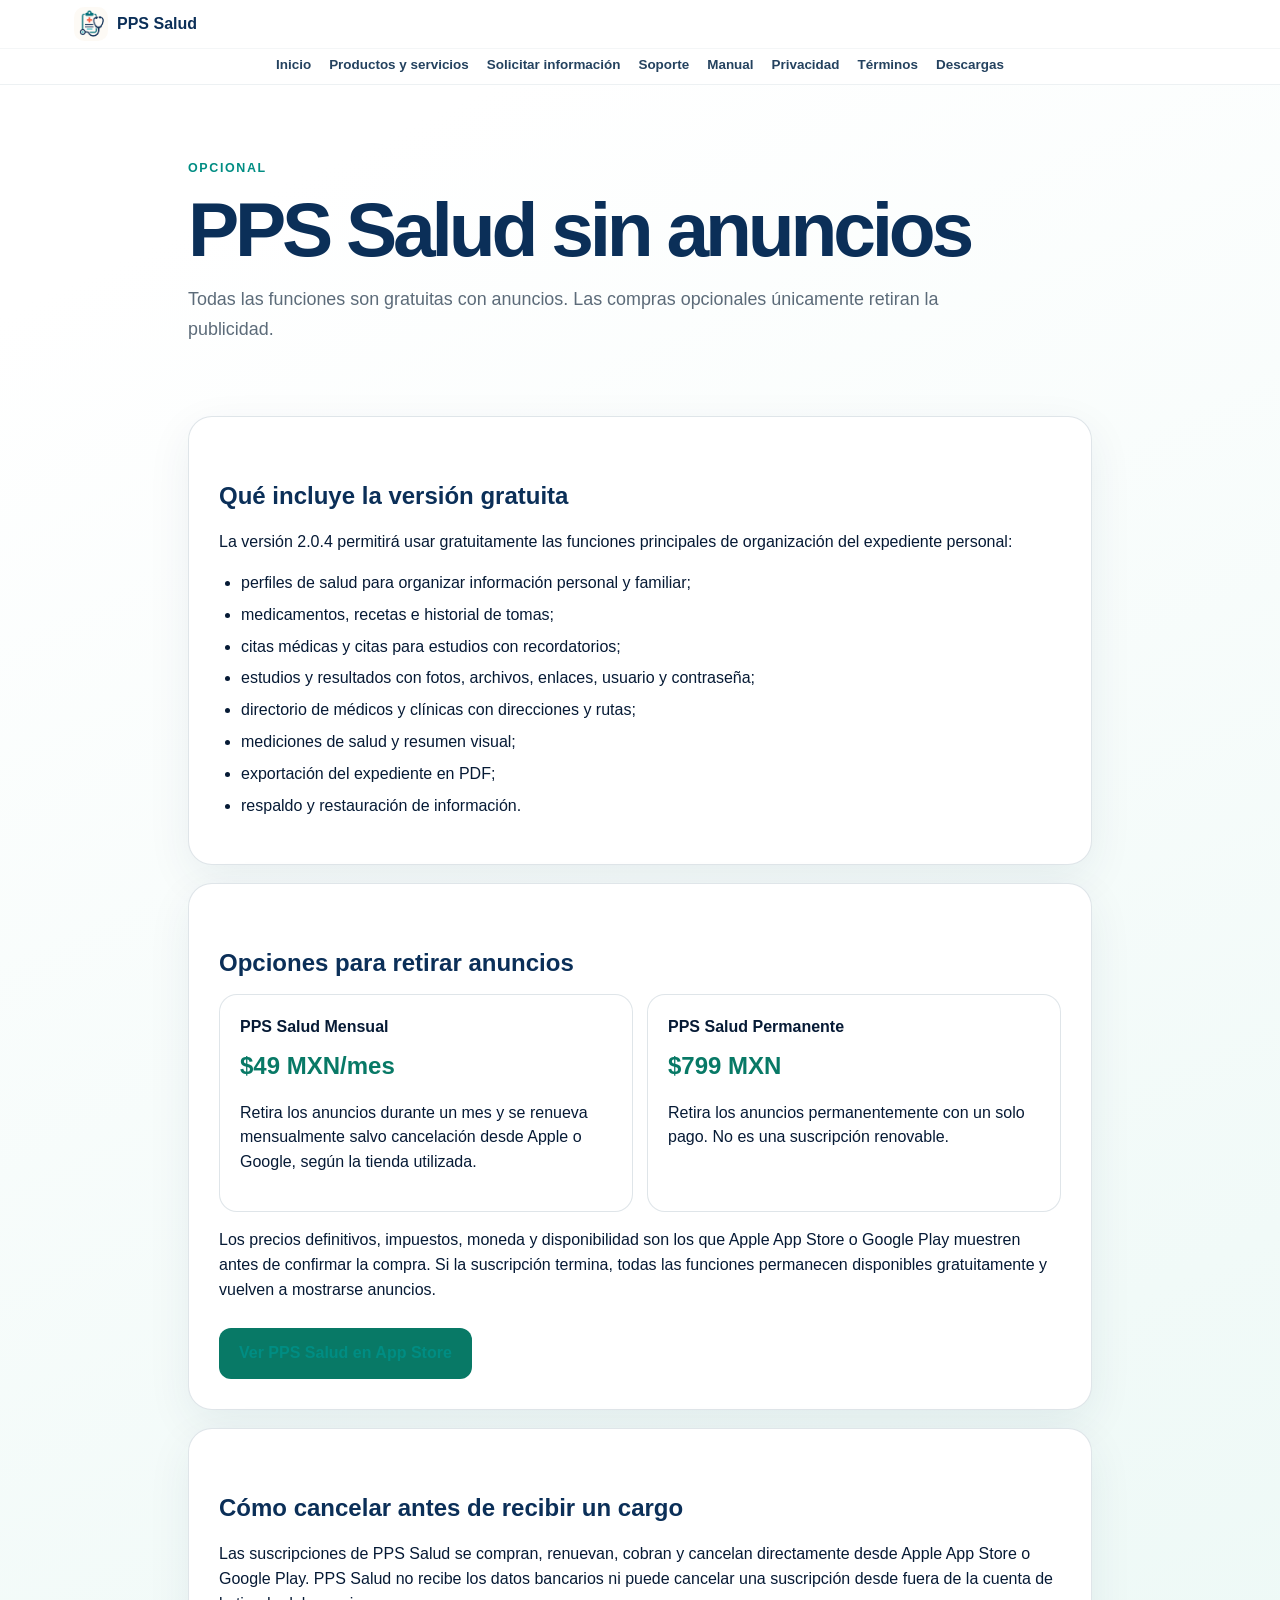
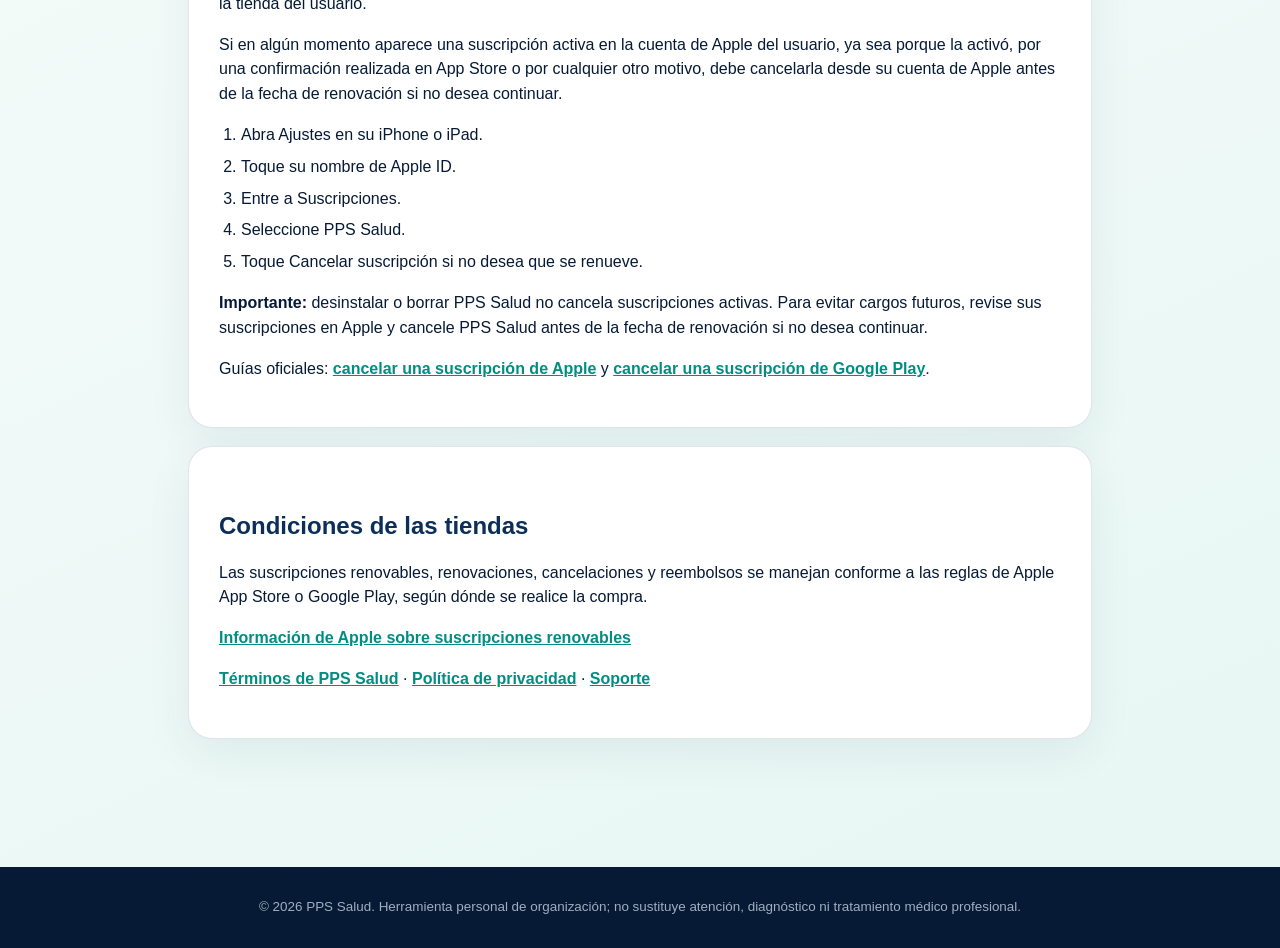
<file: suscripciones/index.html>
<!doctype html>
<html lang="es-MX">
<head>
  <meta charset="utf-8">
  <meta name="viewport" content="width=device-width, initial-scale=1">
  <title>PPS Salud | Opciones para retirar anuncios</title>
  <meta name="description" content="PPS Salud será gratuita con anuncios a partir de la versión 2.0.4. Conoce las opciones mensual y permanente para retirar la publicidad.">
  <link rel="canonical" href="https://ppssalud.com/suscripciones/">
  <meta name="robots" content="index,follow">
  <meta property="og:title" content="PPS Salud | Opciones para retirar anuncios">
  <meta property="og:description" content="Todas las funciones gratuitas con anuncios y opciones para retirar la publicidad.">
  <meta property="og:image" content="https://ppssalud.com/logo.png">
  <meta property="og:url" content="https://ppssalud.com/suscripciones/">
  <meta property="og:type" content="website">
  <meta property="og:locale" content="es_MX">
  <meta name="twitter:card" content="summary">
  <meta name="twitter:title" content="PPS Salud | Opciones para retirar anuncios">
  <meta name="twitter:description" content="Funciones gratuitas con anuncios y opciones mensual o permanente para retirar la publicidad.">
  <meta name="twitter:image" content="https://ppssalud.com/logo.png">
  <style>
    :root{--green:#087966;--dark:#12231f;--soft:#eef7f4;--warn:#fff3df;--line:#d7e2de}
    *{box-sizing:border-box}body{margin:0;font-family:-apple-system,BlinkMacSystemFont,"Segoe UI",sans-serif;color:var(--dark);background:#f7f9f7;line-height:1.55}
    header,main,footer{max-width:980px;margin:auto;padding:28px}header{display:flex;align-items:center;gap:16px;padding-top:46px}.logo{width:68px;height:68px;border-radius:16px}
    h1{font-size:clamp(34px,5vw,56px);line-height:1;margin:0}h2{margin:0 0 12px}.tag{color:#65736f;margin:8px 0 0;font-size:18px}
    .card{background:#fff;border:1px solid var(--line);border-radius:22px;padding:28px;margin:18px 0;box-shadow:0 8px 30px #1232}.soft{background:var(--soft)}.warn{background:var(--warn);border-color:#f2d2a1}
    .grid{display:grid;grid-template-columns:repeat(auto-fit,minmax(230px,1fr));gap:14px}.plan{background:#fff;border:1px solid var(--line);border-radius:18px;padding:20px}.price{color:var(--green);font-size:24px;font-weight:900;margin:8px 0}
    ul,ol{padding-left:22px}li{margin:7px 0}a{color:var(--green);font-weight:800}.button{display:inline-block;background:var(--green);color:white;text-decoration:none;padding:13px 20px;border-radius:12px;font-weight:800;margin-top:10px}
    footer{color:#65736f;font-size:.92rem;padding-bottom:50px}
  </style>
  <link rel="stylesheet" href="../site.css?v=20261012-5">
</head>
<body class="legal-page">
  <nav class="site-nav"><div class="site-nav-inner"><a class="site-brand" href="/"><img src="/logo.png" alt="PPS Salud">PPS Salud</a></div><div class="site-links"><a href="/">Inicio</a><a href="/productos-servicios.html">Productos y servicios</a><a href="/informacion.html">Solicitar información</a><a href="/soporte.html">Soporte</a><a href="/Manual-de-usuario-PPS-Salud.pdf">Manual</a><a href="/privacidad.html">Privacidad</a><a href="/terminos.html">Términos</a><a href="/descargar.html">Descargas</a></div></nav>
  <header class="page-hero"><span class="page-kicker">Opcional</span><h1>PPS Salud sin anuncios</h1><p>Todas las funciones son gratuitas con anuncios. Las compras opcionales únicamente retiran la publicidad.</p></header>
  <main class="legal-content">
    <section class="card soft">
      <h2>Qué incluye la versión gratuita</h2>
      <p>La versión 2.0.4 permitirá usar gratuitamente las funciones principales de organización del expediente personal:</p>
      <ul>
        <li>perfiles de salud para organizar información personal y familiar;</li>
        <li>medicamentos, recetas e historial de tomas;</li>
        <li>citas médicas y citas para estudios con recordatorios;</li>
        <li>estudios y resultados con fotos, archivos, enlaces, usuario y contraseña;</li>
        <li>directorio de médicos y clínicas con direcciones y rutas;</li>
        <li>mediciones de salud y resumen visual;</li>
        <li>exportación del expediente en PDF;</li>
        <li>respaldo y restauración de información.</li>
      </ul>
    </section>

    <section class="card">
      <h2>Opciones para retirar anuncios</h2>
      <div class="grid">
        <div class="plan"><strong>PPS Salud Mensual</strong><div class="price">$49 MXN/mes</div><p>Retira los anuncios durante un mes y se renueva mensualmente salvo cancelación desde Apple o Google, según la tienda utilizada.</p></div>
        <div class="plan"><strong>PPS Salud Permanente</strong><div class="price">$799 MXN</div><p>Retira los anuncios permanentemente con un solo pago. No es una suscripción renovable.</p></div>
      </div>
      <p>Los precios definitivos, impuestos, moneda y disponibilidad son los que Apple App Store o Google Play muestren antes de confirmar la compra. Si la suscripción termina, todas las funciones permanecen disponibles gratuitamente y vuelven a mostrarse anuncios.</p>
      <a class="button" href="https://apps.apple.com/mx/app/pps-salud/id6799216959">Ver PPS Salud en App Store</a>
    </section>

    <section class="card warn">
      <h2>Cómo cancelar antes de recibir un cargo</h2>
      <p>Las suscripciones de PPS Salud se compran, renuevan, cobran y cancelan directamente desde Apple App Store o Google Play. PPS Salud no recibe los datos bancarios ni puede cancelar una suscripción desde fuera de la cuenta de la tienda del usuario.</p>
      <p>Si en algún momento aparece una suscripción activa en la cuenta de Apple del usuario, ya sea porque la activó, por una confirmación realizada en App Store o por cualquier otro motivo, debe cancelarla desde su cuenta de Apple antes de la fecha de renovación si no desea continuar.</p>
      <ol>
        <li>Abra Ajustes en su iPhone o iPad.</li>
        <li>Toque su nombre de Apple ID.</li>
        <li>Entre a Suscripciones.</li>
        <li>Seleccione PPS Salud.</li>
        <li>Toque Cancelar suscripción si no desea que se renueve.</li>
      </ol>
      <p><strong>Importante:</strong> desinstalar o borrar PPS Salud no cancela suscripciones activas. Para evitar cargos futuros, revise sus suscripciones en Apple y cancele PPS Salud antes de la fecha de renovación si no desea continuar.</p>
      <p>Guías oficiales: <a href="https://support.apple.com/118428">cancelar una suscripción de Apple</a> y <a href="https://support.google.com/googleplay/answer/7018481">cancelar una suscripción de Google Play</a>.</p>
    </section>

    <section class="card">
      <h2>Condiciones de las tiendas</h2>
      <p>Las suscripciones renovables, renovaciones, cancelaciones y reembolsos se manejan conforme a las reglas de Apple App Store o Google Play, según dónde se realice la compra.</p>
      <p><a href="https://developer.apple.com/help/app-store-connect/manage-subscriptions/offer-auto-renewable-subscriptions/">Información de Apple sobre suscripciones renovables</a></p>
      <p><a href="../terminos.html">Términos de PPS Salud</a> · <a href="../privacidad.html">Política de privacidad</a> · <a href="../soporte.html">Soporte</a></p>
    </section>
  </main>
  <footer class="site-footer">© 2026 PPS Salud. Herramienta personal de organización; no sustituye atención, diagnóstico ni tratamiento médico profesional.</footer>
</body>
</html>
</file>
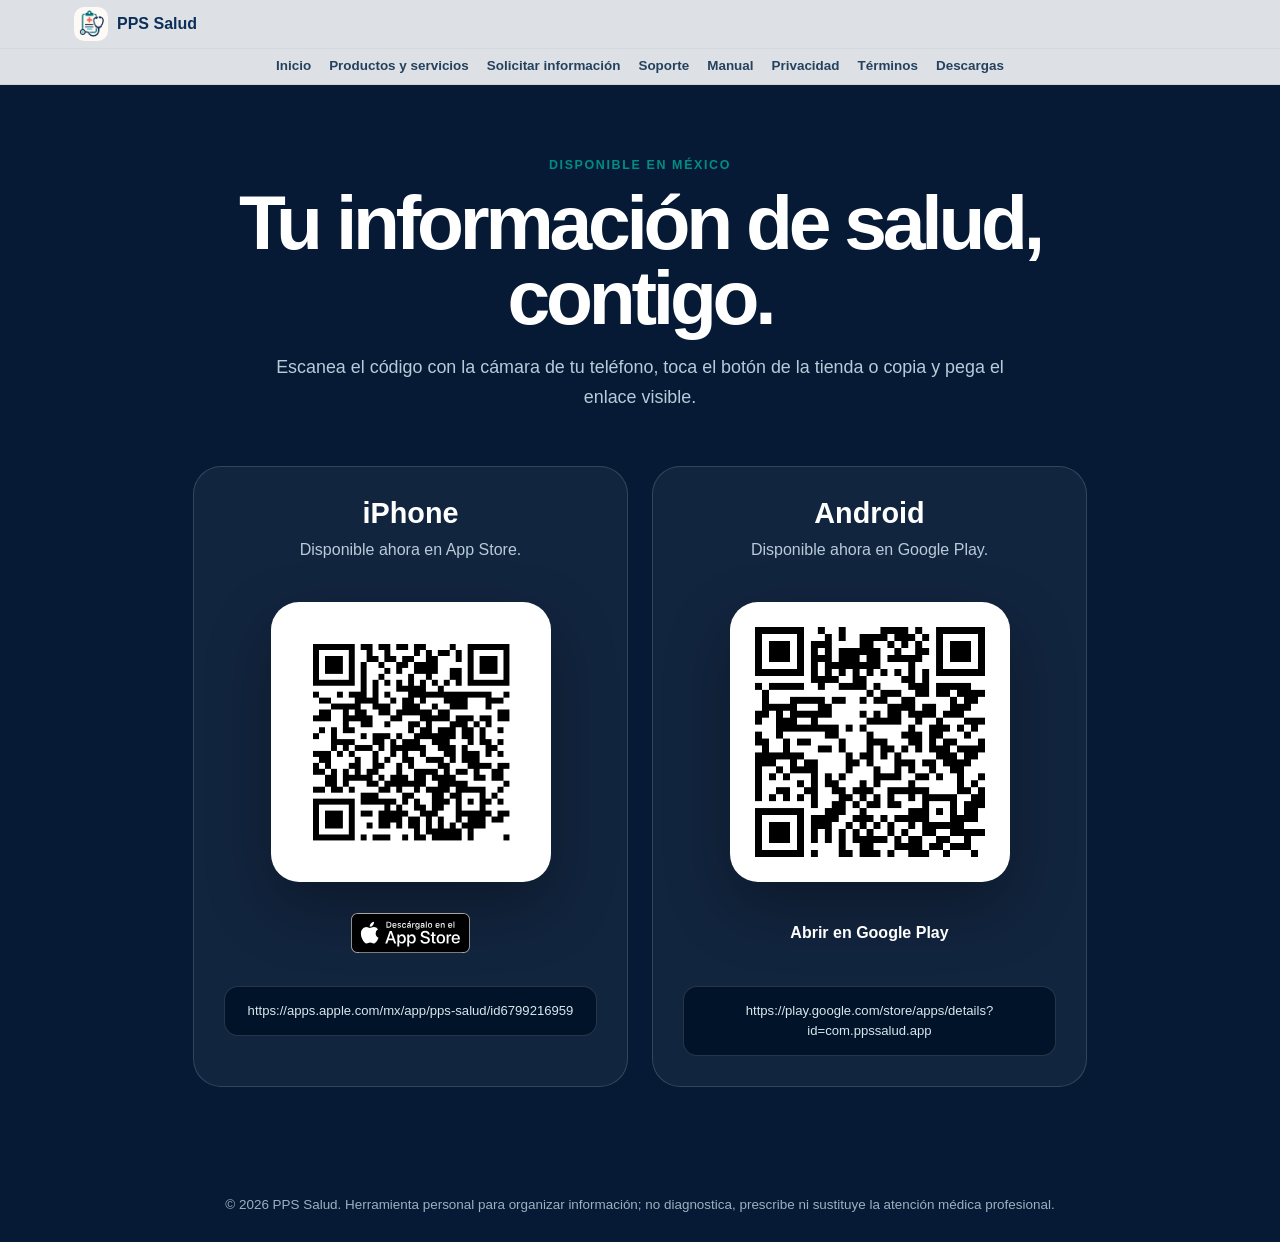
<file: descargar.html>
<!doctype html>
<html lang="es-MX">
<head>
<meta charset="utf-8"><meta name="viewport" content="width=device-width,initial-scale=1"><meta name="theme-color" content="#061a35">
<title>Descargar PPS Salud | iPhone y Android</title>
<meta name="description" content="Descarga PPS Salud para iPhone o Android mediante el enlace directo o el código QR de la tienda correspondiente.">
<link rel="canonical" href="https://ppssalud.com/descargar.html"><meta name="robots" content="index,follow">
<link rel="stylesheet" href="site.css?v=20261012-5">
</head>
<body class="download-page">
<nav class="site-nav"><div class="site-nav-inner"><a class="site-brand" href="/"><img src="/logo.png" alt="PPS Salud">PPS Salud</a></div><div class="site-links"><a href="/">Inicio</a><a href="/productos-servicios.html">Productos y servicios</a><a href="/informacion.html">Solicitar información</a><a href="/soporte.html">Soporte</a><a href="/Manual-de-usuario-PPS-Salud.pdf">Manual</a><a href="/privacidad.html">Privacidad</a><a href="/terminos.html">Términos</a><a href="/descargar.html" aria-current="page">Descargas</a></div></nav>
<main>
<header class="page-hero"><span class="page-kicker">Disponible en México</span><h1>Tu información de salud, contigo.</h1><p>Escanea el código con la cámara de tu teléfono, toca el botón de la tienda o copia y pega el enlace visible.</p></header>
<section class="store-grid" aria-label="Opciones de descarga">
<article class="store-card"><h2>iPhone</h2><p>Disponible ahora en App Store.</p><a class="store-qr" href="https://apps.apple.com/mx/app/pps-salud/id6799216959" aria-label="Abrir PPS Salud en App Store"><img src="assets/app-store-qr.png" alt="Código QR de PPS Salud en App Store"></a><a class="store-badge" href="https://apps.apple.com/mx/app/pps-salud/id6799216959"><img src="assets/app-store-badge.svg" alt="Descargar en App Store"></a><div class="store-visible-link">https://apps.apple.com/mx/app/pps-salud/id6799216959</div></article>
<article class="store-card"><h2>Android</h2><p>Disponible ahora en Google Play.</p><a class="store-qr" href="https://play.google.com/store/apps/details?id=com.ppssalud.app" aria-label="Abrir PPS Salud en Google Play"><img src="assets/google-play-qr.png" alt="Código QR de PPS Salud en Google Play"></a><a class="store-badge" href="https://play.google.com/store/apps/details?id=com.ppssalud.app" style="color:#fff;font-weight:800;text-decoration:none">Abrir en Google Play</a><div class="store-visible-link">https://play.google.com/store/apps/details?id=com.ppssalud.app</div></article>
</section>
</main>
<footer class="site-footer">© 2026 PPS Salud. Herramienta personal para organizar información; no diagnostica, prescribe ni sustituye la atención médica profesional.</footer>
</body>
</html>
</file>
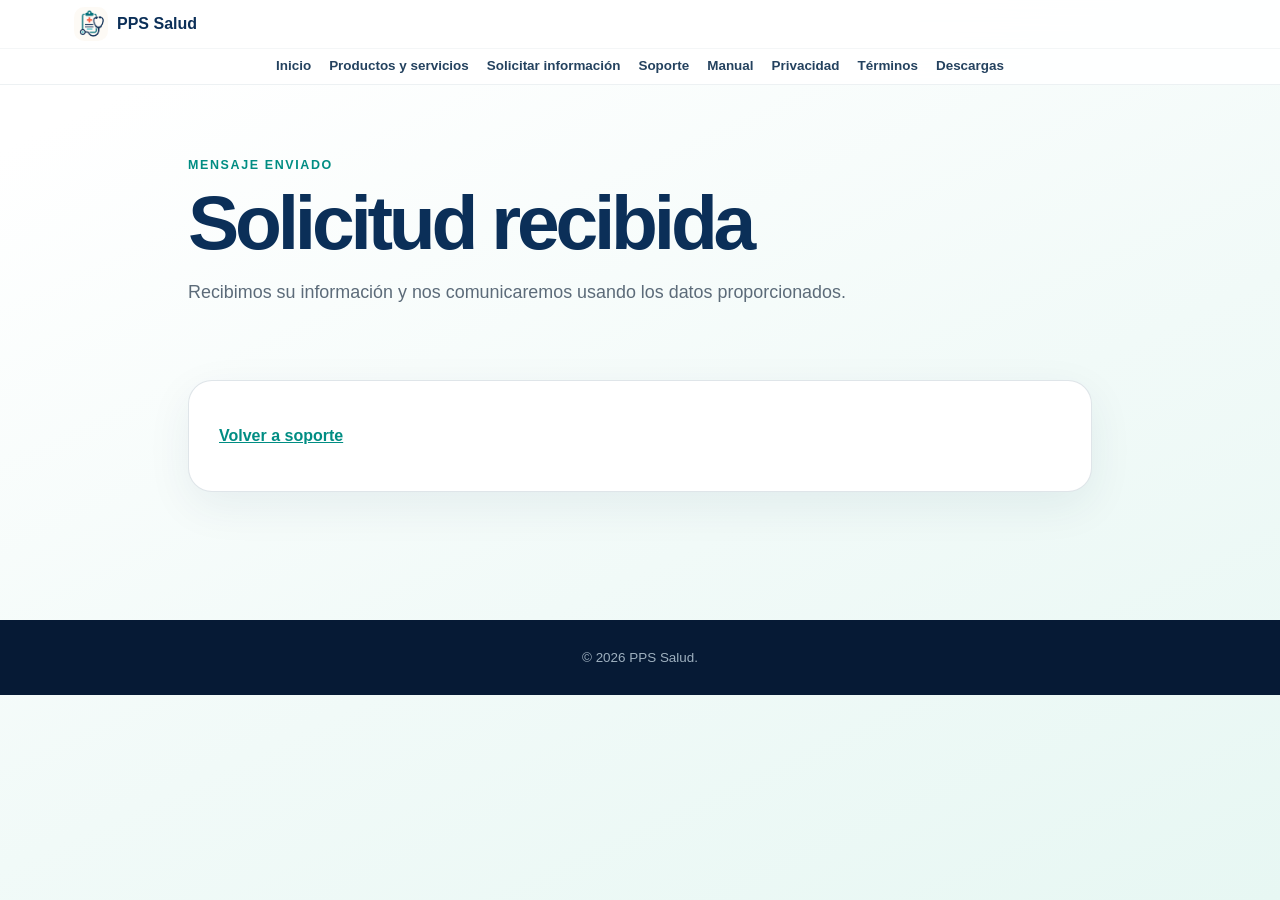
<file: gracias.html>
<!doctype html>
<html lang="es-MX">
<head>
  <meta charset="utf-8">
  <meta name="viewport" content="width=device-width,initial-scale=1">
  <meta name="robots" content="noindex,follow">
  <title>PPS Salud | Solicitud recibida</title>
  <link rel="stylesheet" href="site.css?v=20261012-5">
</head>
<body class="legal-page">
  <nav class="site-nav"><div class="site-nav-inner"><a class="site-brand" href="/"><img src="/logo.png" alt="PPS Salud">PPS Salud</a></div><div class="site-links"><a href="/">Inicio</a><a href="/productos-servicios.html">Productos y servicios</a><a href="/informacion.html">Solicitar información</a><a href="/soporte.html">Soporte</a><a href="/Manual-de-usuario-PPS-Salud.pdf">Manual</a><a href="/privacidad.html">Privacidad</a><a href="/terminos.html">Términos</a><a href="/descargar.html">Descargas</a></div></nav>
  <header class="page-hero"><span class="page-kicker">Mensaje enviado</span><h1>Solicitud recibida</h1><p>Recibimos su información y nos comunicaremos usando los datos proporcionados.</p></header>
  <main class="legal-content"><section><p><a href="soporte.html">Volver a soporte</a></p></section></main>
  <footer class="site-footer">© 2026 PPS Salud.</footer>
</body>
</html>
</file>
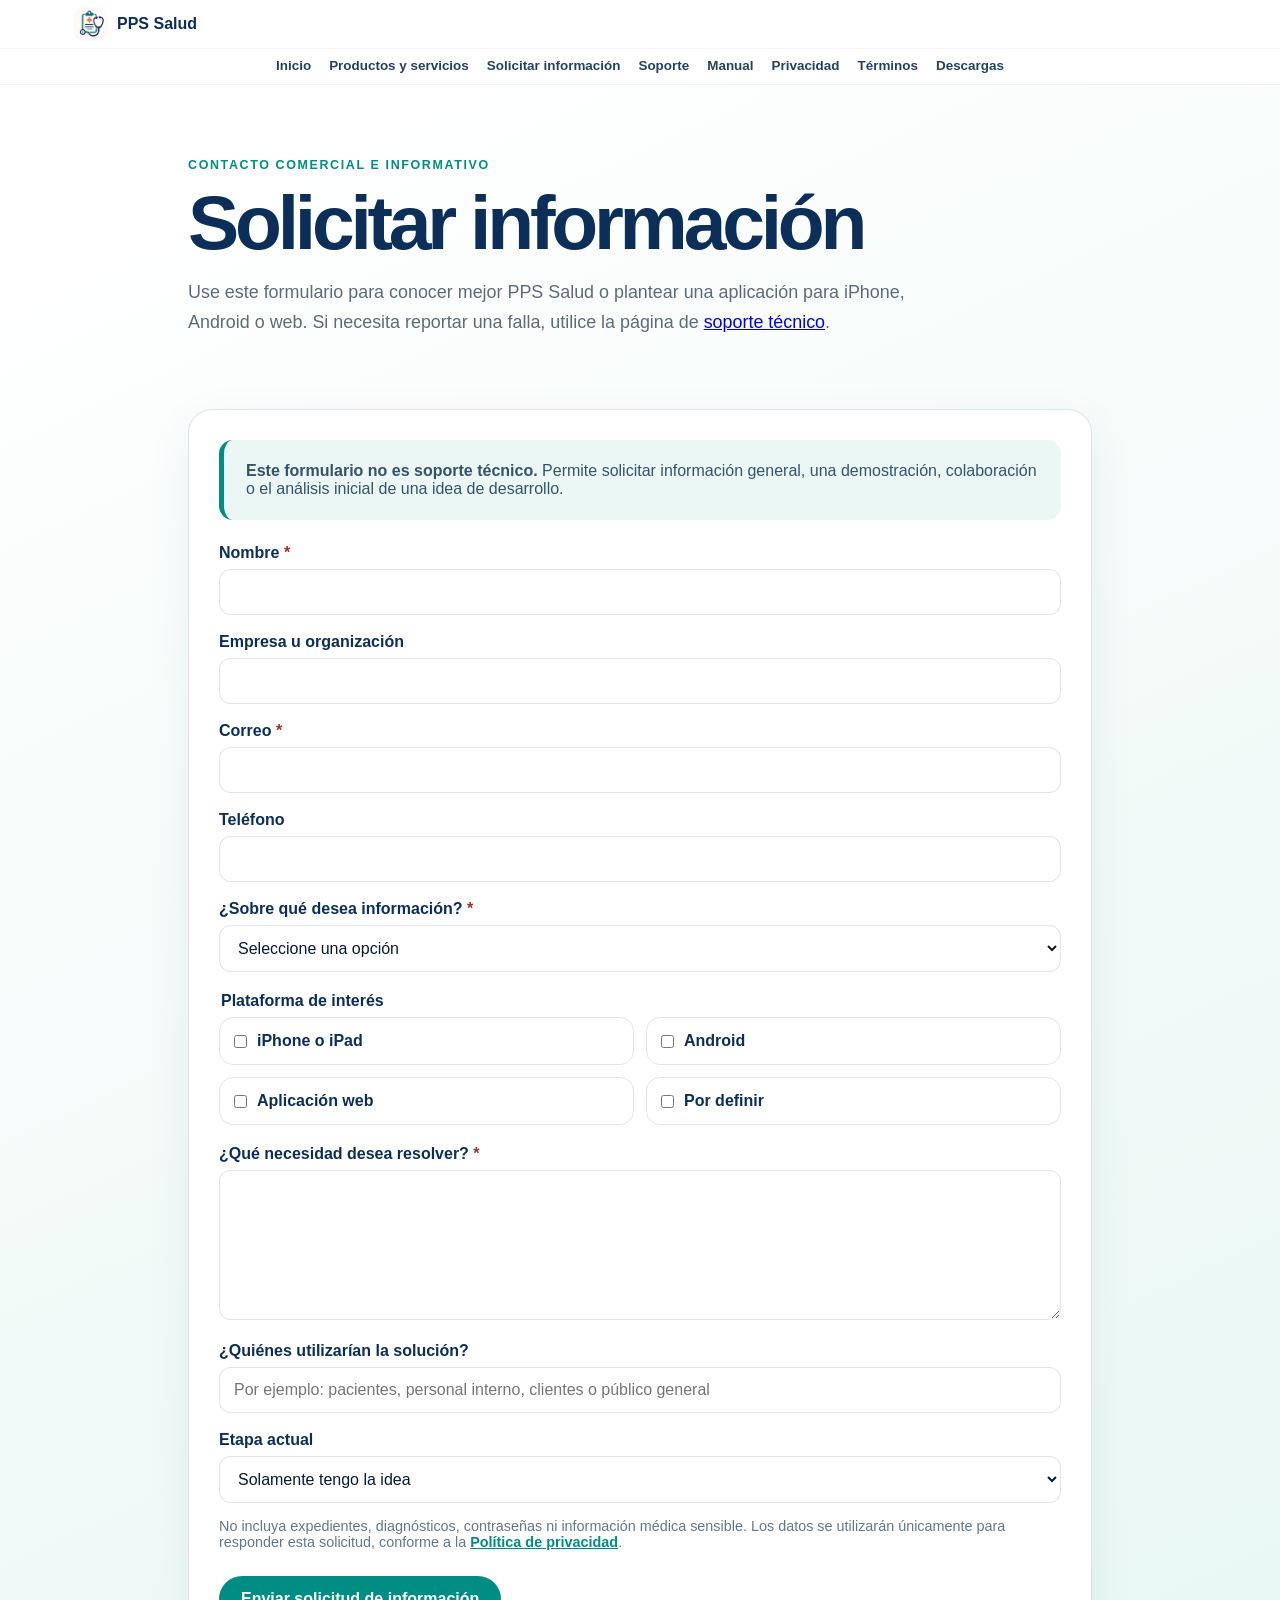
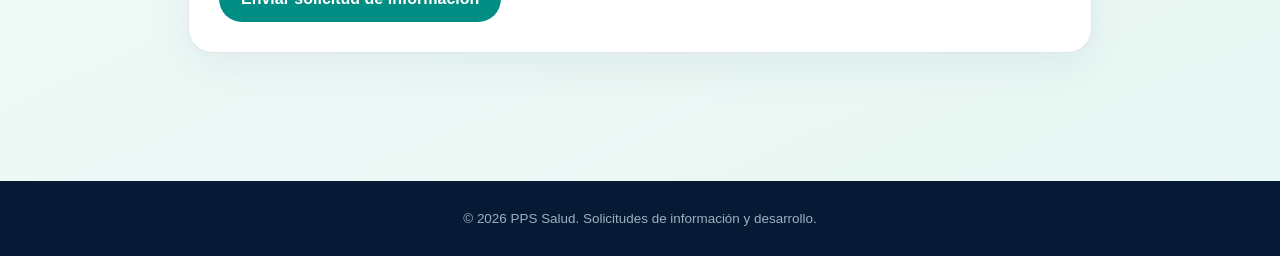
<file: informacion.html>
<!doctype html>
<html lang="es-MX">
<head>
  <meta charset="utf-8"><meta name="viewport" content="width=device-width,initial-scale=1">
  <meta name="description" content="Solicite información sobre PPS Salud o sobre el desarrollo de una aplicación para iPhone, Android o web a la medida.">
  <link rel="canonical" href="https://ppssalud.com/informacion.html"><meta name="robots" content="index,follow">
  <title>Solicitar información | PPS Salud</title><link rel="stylesheet" href="site.css?v=20261012-5">
  <style>.form-intro{padding:22px;border-left:5px solid var(--teal);border-radius:14px;background:#eaf7f4;color:#365269}.request-form{margin-top:24px}.request-form label,.request-form legend{display:block;margin:18px 0 7px;color:var(--navy);font-weight:800}.request-form input,.request-form select,.request-form textarea{width:100%;padding:13px 14px;border:1px solid var(--line);border-radius:12px;background:#fff;color:var(--ink);font:inherit}.request-form textarea{min-height:150px;resize:vertical}.request-form fieldset{margin:20px 0;padding:0;border:0}.choice-grid{display:grid;grid-template-columns:repeat(2,1fr);gap:12px}.choice{display:flex!important;align-items:center;gap:10px;margin:0!important;padding:14px;border:1px solid var(--line);border-radius:14px}.choice input{width:auto;margin:0}.request-form button{margin-top:12px;padding:14px 22px;border:0;border-radius:999px;background:var(--teal);color:#fff;font:inherit;font-weight:900;cursor:pointer}.required{color:#9f2f27}.form-note{font-size:.9rem;color:#647887}.form-note a{color:var(--teal);font-weight:750}@media(max-width:620px){.choice-grid{grid-template-columns:1fr}}</style>
</head>
<body class="legal-page">
  <nav class="site-nav"><div class="site-nav-inner"><a class="site-brand" href="/"><img src="/logo.png" alt="PPS Salud">PPS Salud</a></div><div class="site-links"><a href="/">Inicio</a><a href="/productos-servicios.html">Productos y servicios</a><a href="/informacion.html" aria-current="page">Solicitar información</a><a href="/soporte.html">Soporte</a><a href="/Manual-de-usuario-PPS-Salud.pdf">Manual</a><a href="/privacidad.html">Privacidad</a><a href="/terminos.html">Términos</a><a href="/descargar.html">Descargas</a></div></nav>
  <header class="page-hero"><span class="page-kicker">Contacto comercial e informativo</span><h1>Solicitar información</h1><p>Use este formulario para conocer mejor PPS Salud o plantear una aplicación para iPhone, Android o web. Si necesita reportar una falla, utilice la página de <a href="/soporte.html">soporte técnico</a>.</p></header>
  <main class="legal-content"><section><div class="form-intro"><strong>Este formulario no es soporte técnico.</strong> Permite solicitar información general, una demostración, colaboración o el análisis inicial de una idea de desarrollo.</div>
    <form class="request-form" action="https://formsubmit.co/vvaugier@me.com" method="POST">
      <input type="hidden" name="_subject" value="Nueva solicitud de información desde ppssalud.com"><input type="hidden" name="_template" value="table"><input type="hidden" name="_captcha" value="false"><input type="hidden" name="_next" value="https://ppssalud.com/gracias.html">
      <label for="solicitud-nombre">Nombre <span class="required">*</span></label><input id="solicitud-nombre" name="Nombre" autocomplete="name" required>
      <label for="solicitud-organizacion">Empresa u organización</label><input id="solicitud-organizacion" name="Empresa u organización" autocomplete="organization">
      <label for="solicitud-correo">Correo <span class="required">*</span></label><input id="solicitud-correo" name="Correo" type="email" autocomplete="email" required>
      <label for="solicitud-telefono">Teléfono</label><input id="solicitud-telefono" name="Teléfono" type="tel" autocomplete="tel">
      <label for="solicitud-interes">¿Sobre qué desea información? <span class="required">*</span></label><select id="solicitud-interes" name="Interés principal" required><option value="">Seleccione una opción</option><option>Información sobre PPS Salud</option><option>Desarrollo de una aplicación a la medida</option><option>Colaboración o distribución de PPS Salud</option><option>Otro tema</option></select>
      <fieldset><legend>Plataforma de interés</legend><div class="choice-grid"><label class="choice"><input type="checkbox" name="Plataformas" value="iPhone / iPad">iPhone o iPad</label><label class="choice"><input type="checkbox" name="Plataformas" value="Android">Android</label><label class="choice"><input type="checkbox" name="Plataformas" value="Web">Aplicación web</label><label class="choice"><input type="checkbox" name="Plataformas" value="Por definir">Por definir</label></div></fieldset>
      <label for="solicitud-necesidad">¿Qué necesidad desea resolver? <span class="required">*</span></label><textarea id="solicitud-necesidad" name="Necesidad o información solicitada" required></textarea>
      <label for="solicitud-usuarios">¿Quiénes utilizarían la solución?</label><input id="solicitud-usuarios" name="Usuarios previstos" placeholder="Por ejemplo: pacientes, personal interno, clientes o público general">
      <label for="solicitud-etapa">Etapa actual</label><select id="solicitud-etapa" name="Etapa actual"><option>Solamente tengo la idea</option><option>Ya tengo requisitos o un proceso definido</option><option>Ya existe una aplicación y deseo mejorarla</option><option>Deseo información de PPS Salud</option></select>
      <p class="form-note">No incluya expedientes, diagnósticos, contraseñas ni información médica sensible. Los datos se utilizarán únicamente para responder esta solicitud, conforme a la <a href="/privacidad.html">Política de privacidad</a>.</p><button type="submit">Enviar solicitud de información</button>
    </form>
  </section></main>
  <footer class="site-footer">© 2026 PPS Salud. Solicitudes de información y desarrollo.</footer>
</body></html>
</file>
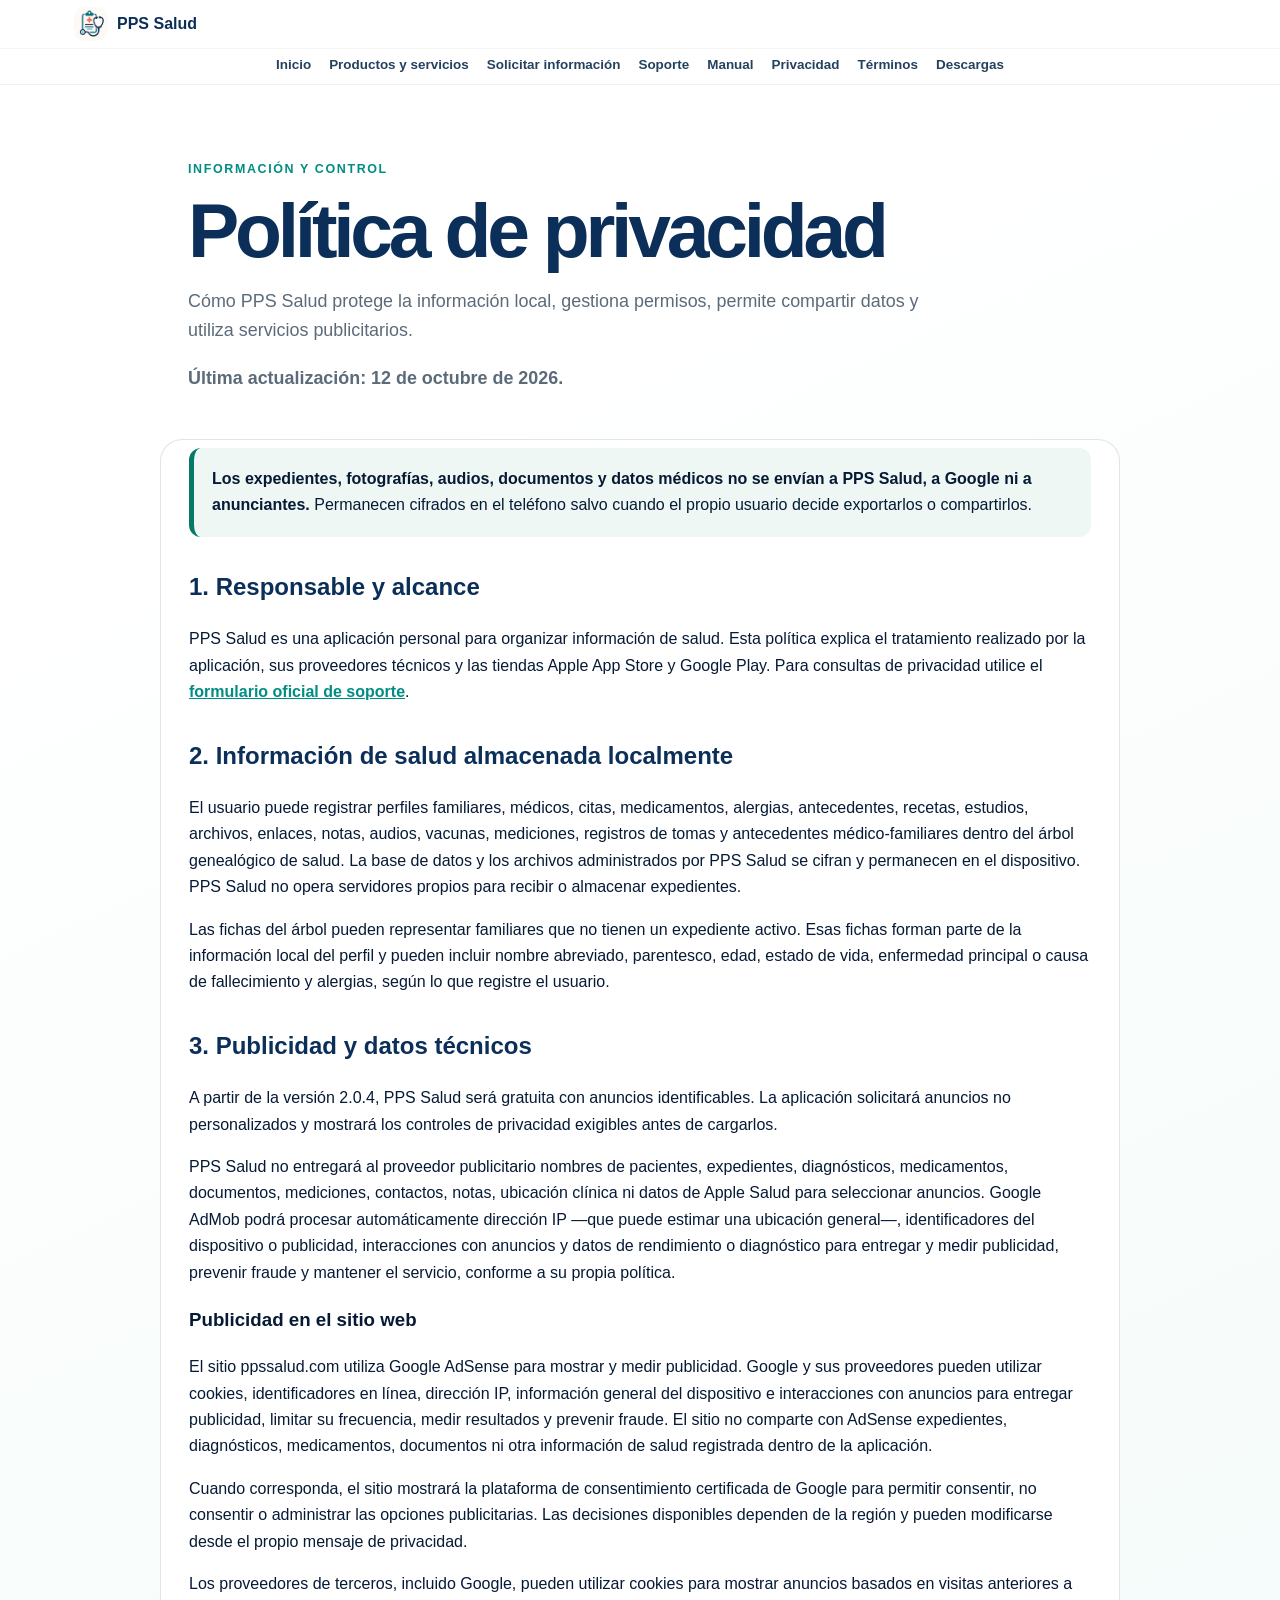
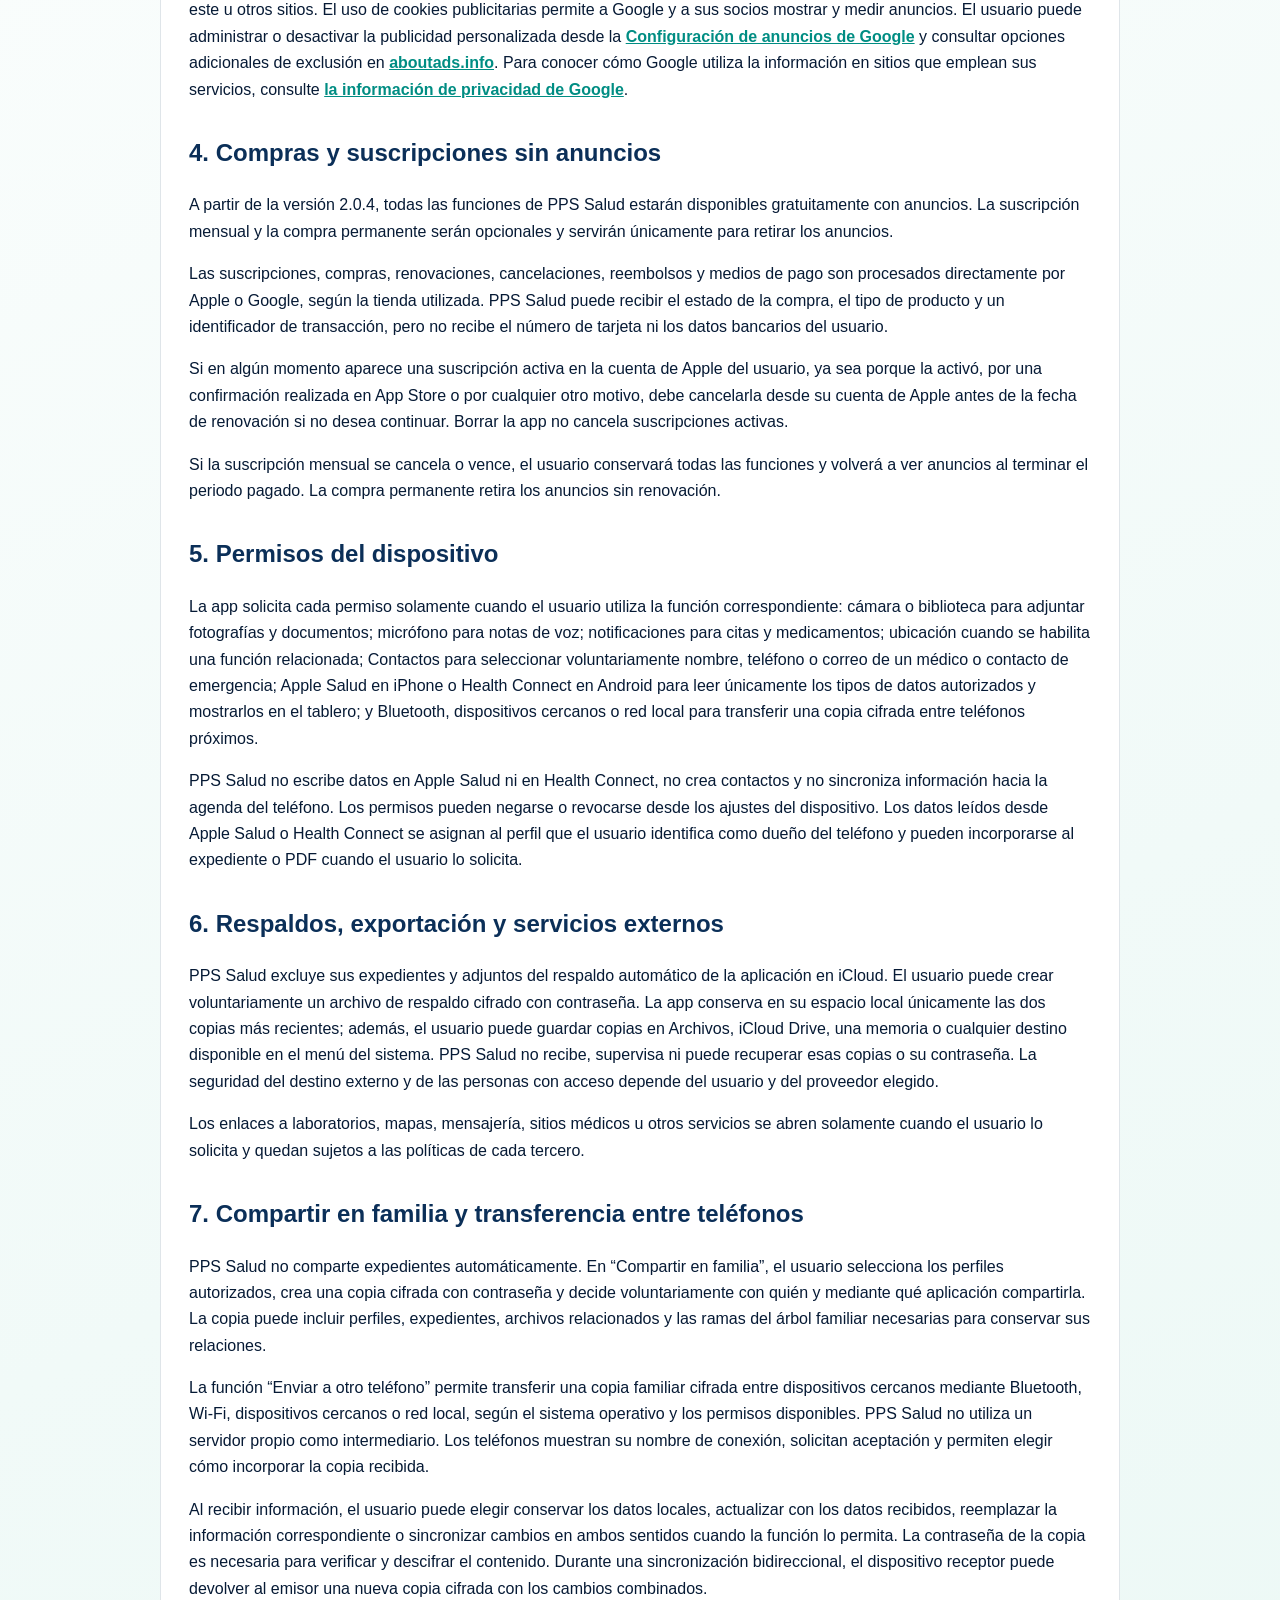
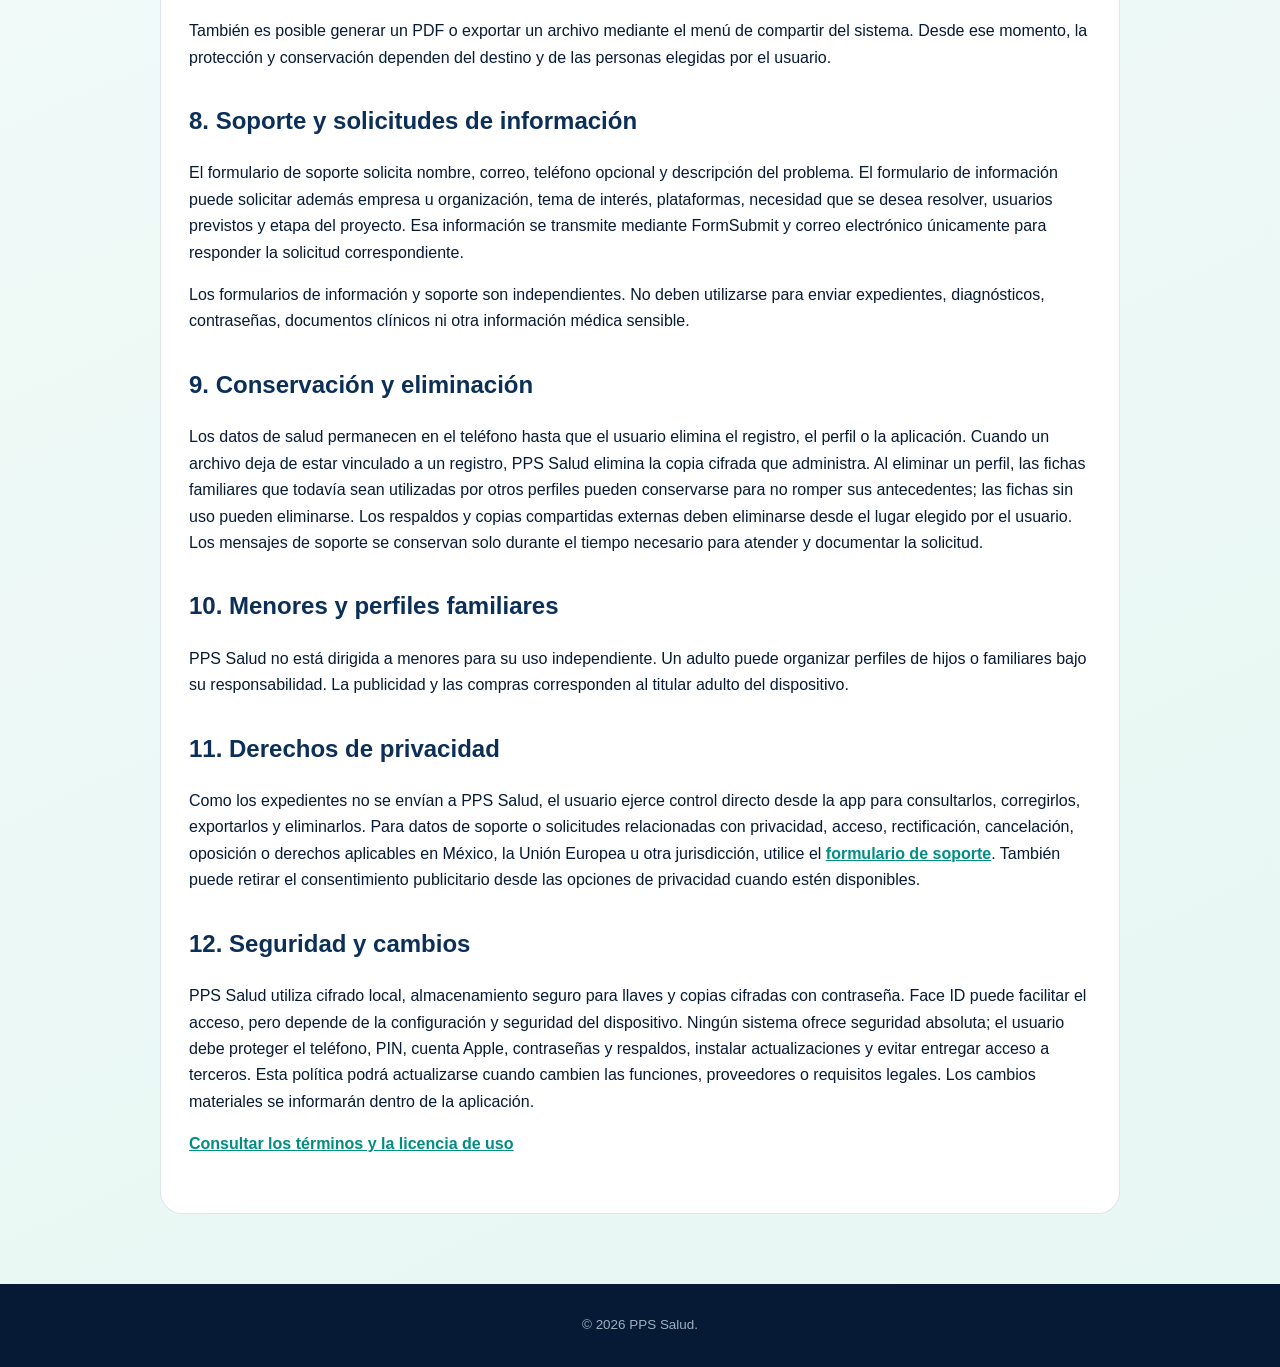
<file: privacidad.html>
<!doctype html>
<html lang="es-MX">
<head>
  <meta charset="utf-8">
  <meta name="viewport" content="width=device-width,initial-scale=1">
  <meta name="description" content="Política de privacidad de PPS Salud: información almacenada localmente, permisos, respaldos, compras y control del usuario.">
  <link rel="canonical" href="https://ppssalud.com/privacidad.html">
  <meta name="robots" content="index,follow">
  <meta property="og:title" content="PPS Salud | Política de privacidad">
  <meta property="og:description" content="Conozca cómo PPS Salud protege información personal de salud en el dispositivo del usuario.">
  <meta property="og:image" content="https://ppssalud.com/logo.png">
  <meta property="og:url" content="https://ppssalud.com/privacidad.html">
  <meta property="og:type" content="article">
  <meta property="og:locale" content="es_MX">
  <meta name="twitter:card" content="summary">
  <meta name="twitter:title" content="PPS Salud | Política de privacidad">
  <meta name="twitter:description" content="Privacidad, permisos, respaldos y compras en PPS Salud.">
  <meta name="twitter:image" content="https://ppssalud.com/logo.png">
  <title>PPS Salud | Política de privacidad</title>
  <style>
    :root{--green:#087966;--dark:#12231f;--line:#d7e2de;--soft:#eef7f4}*{box-sizing:border-box}body{margin:0;font-family:-apple-system,BlinkMacSystemFont,"Segoe UI",sans-serif;color:var(--dark);background:#f7f9f7;line-height:1.65}main,footer{max-width:900px;margin:auto;padding:28px}main{background:#fff;border:1px solid var(--line);border-radius:22px;margin-top:40px}h1{line-height:1.15}h2{margin-top:30px}.notice{background:var(--soft);border-left:5px solid var(--green);padding:18px;border-radius:12px}a{color:var(--green);font-weight:700}footer{color:#65736f;font-size:.92rem;padding-bottom:50px}@media(max-width:940px){main{margin:18px}}
  </style>
  <link rel="stylesheet" href="site.css?v=20261012-5">
</head>
<body class="legal-page">
  <nav class="site-nav"><div class="site-nav-inner"><a class="site-brand" href="/"><img src="/logo.png" alt="PPS Salud">PPS Salud</a></div><div class="site-links"><a href="/">Inicio</a><a href="/productos-servicios.html">Productos y servicios</a><a href="/informacion.html">Solicitar información</a><a href="/soporte.html">Soporte</a><a href="/Manual-de-usuario-PPS-Salud.pdf">Manual</a><a href="/privacidad.html" aria-current="page">Privacidad</a><a href="/terminos.html">Términos</a><a href="/descargar.html">Descargas</a></div></nav>
  <header class="page-hero"><span class="page-kicker">Información y control</span><h1>Política de privacidad</h1><p>Cómo PPS Salud protege la información local, gestiona permisos, permite compartir datos y utiliza servicios publicitarios.</p><p><strong>Última actualización: 12 de octubre de 2026.</strong></p></header>
  <main class="legal-content">
    <div class="notice"><strong>Los expedientes, fotografías, audios, documentos y datos médicos no se envían a PPS Salud, a Google ni a anunciantes.</strong> Permanecen cifrados en el teléfono salvo cuando el propio usuario decide exportarlos o compartirlos.</div>

    <h2>1. Responsable y alcance</h2>
    <p>PPS Salud es una aplicación personal para organizar información de salud. Esta política explica el tratamiento realizado por la aplicación, sus proveedores técnicos y las tiendas Apple App Store y Google Play. Para consultas de privacidad utilice el <a href="soporte.html#soporte">formulario oficial de soporte</a>.</p>

    <h2>2. Información de salud almacenada localmente</h2>
    <p>El usuario puede registrar perfiles familiares, médicos, citas, medicamentos, alergias, antecedentes, recetas, estudios, archivos, enlaces, notas, audios, vacunas, mediciones, registros de tomas y antecedentes médico-familiares dentro del árbol genealógico de salud. La base de datos y los archivos administrados por PPS Salud se cifran y permanecen en el dispositivo. PPS Salud no opera servidores propios para recibir o almacenar expedientes.</p>
    <p>Las fichas del árbol pueden representar familiares que no tienen un expediente activo. Esas fichas forman parte de la información local del perfil y pueden incluir nombre abreviado, parentesco, edad, estado de vida, enfermedad principal o causa de fallecimiento y alergias, según lo que registre el usuario.</p>

    <h2>3. Publicidad y datos técnicos</h2>
    <p>A partir de la versión 2.0.4, PPS Salud será gratuita con anuncios identificables. La aplicación solicitará anuncios no personalizados y mostrará los controles de privacidad exigibles antes de cargarlos.</p>
    <p>PPS Salud no entregará al proveedor publicitario nombres de pacientes, expedientes, diagnósticos, medicamentos, documentos, mediciones, contactos, notas, ubicación clínica ni datos de Apple Salud para seleccionar anuncios. Google AdMob podrá procesar automáticamente dirección IP —que puede estimar una ubicación general—, identificadores del dispositivo o publicidad, interacciones con anuncios y datos de rendimiento o diagnóstico para entregar y medir publicidad, prevenir fraude y mantener el servicio, conforme a su propia política.</p>
    <h3>Publicidad en el sitio web</h3>
    <p>El sitio ppssalud.com utiliza Google AdSense para mostrar y medir publicidad. Google y sus proveedores pueden utilizar cookies, identificadores en línea, dirección IP, información general del dispositivo e interacciones con anuncios para entregar publicidad, limitar su frecuencia, medir resultados y prevenir fraude. El sitio no comparte con AdSense expedientes, diagnósticos, medicamentos, documentos ni otra información de salud registrada dentro de la aplicación.</p>
    <p>Cuando corresponda, el sitio mostrará la plataforma de consentimiento certificada de Google para permitir consentir, no consentir o administrar las opciones publicitarias. Las decisiones disponibles dependen de la región y pueden modificarse desde el propio mensaje de privacidad.</p>
    <p>Los proveedores de terceros, incluido Google, pueden utilizar cookies para mostrar anuncios basados en visitas anteriores a este u otros sitios. El uso de cookies publicitarias permite a Google y a sus socios mostrar y medir anuncios. El usuario puede administrar o desactivar la publicidad personalizada desde la <a href="https://adssettings.google.com/" target="_blank" rel="noopener">Configuración de anuncios de Google</a> y consultar opciones adicionales de exclusión en <a href="https://www.aboutads.info/choices/" target="_blank" rel="noopener">aboutads.info</a>. Para conocer cómo Google utiliza la información en sitios que emplean sus servicios, consulte <a href="https://policies.google.com/technologies/partner-sites" target="_blank" rel="noopener">la información de privacidad de Google</a>.</p>

    <h2>4. Compras y suscripciones sin anuncios</h2>
    <p>A partir de la versión 2.0.4, todas las funciones de PPS Salud estarán disponibles gratuitamente con anuncios. La suscripción mensual y la compra permanente serán opcionales y servirán únicamente para retirar los anuncios.</p>
    <p>Las suscripciones, compras, renovaciones, cancelaciones, reembolsos y medios de pago son procesados directamente por Apple o Google, según la tienda utilizada. PPS Salud puede recibir el estado de la compra, el tipo de producto y un identificador de transacción, pero no recibe el número de tarjeta ni los datos bancarios del usuario.</p>
    <p>Si en algún momento aparece una suscripción activa en la cuenta de Apple del usuario, ya sea porque la activó, por una confirmación realizada en App Store o por cualquier otro motivo, debe cancelarla desde su cuenta de Apple antes de la fecha de renovación si no desea continuar. Borrar la app no cancela suscripciones activas.</p>
    <p>Si la suscripción mensual se cancela o vence, el usuario conservará todas las funciones y volverá a ver anuncios al terminar el periodo pagado. La compra permanente retira los anuncios sin renovación.</p>

    <h2>5. Permisos del dispositivo</h2>
    <p>La app solicita cada permiso solamente cuando el usuario utiliza la función correspondiente: cámara o biblioteca para adjuntar fotografías y documentos; micrófono para notas de voz; notificaciones para citas y medicamentos; ubicación cuando se habilita una función relacionada; Contactos para seleccionar voluntariamente nombre, teléfono o correo de un médico o contacto de emergencia; Apple Salud en iPhone o Health Connect en Android para leer únicamente los tipos de datos autorizados y mostrarlos en el tablero; y Bluetooth, dispositivos cercanos o red local para transferir una copia cifrada entre teléfonos próximos.</p>
    <p>PPS Salud no escribe datos en Apple Salud ni en Health Connect, no crea contactos y no sincroniza información hacia la agenda del teléfono. Los permisos pueden negarse o revocarse desde los ajustes del dispositivo. Los datos leídos desde Apple Salud o Health Connect se asignan al perfil que el usuario identifica como dueño del teléfono y pueden incorporarse al expediente o PDF cuando el usuario lo solicita.</p>

    <h2>6. Respaldos, exportación y servicios externos</h2>
    <p>PPS Salud excluye sus expedientes y adjuntos del respaldo automático de la aplicación en iCloud. El usuario puede crear voluntariamente un archivo de respaldo cifrado con contraseña. La app conserva en su espacio local únicamente las dos copias más recientes; además, el usuario puede guardar copias en Archivos, iCloud Drive, una memoria o cualquier destino disponible en el menú del sistema. PPS Salud no recibe, supervisa ni puede recuperar esas copias o su contraseña. La seguridad del destino externo y de las personas con acceso depende del usuario y del proveedor elegido.</p>
    <p>Los enlaces a laboratorios, mapas, mensajería, sitios médicos u otros servicios se abren solamente cuando el usuario lo solicita y quedan sujetos a las políticas de cada tercero.</p>

    <h2>7. Compartir en familia y transferencia entre teléfonos</h2>
    <p>PPS Salud no comparte expedientes automáticamente. En “Compartir en familia”, el usuario selecciona los perfiles autorizados, crea una copia cifrada con contraseña y decide voluntariamente con quién y mediante qué aplicación compartirla. La copia puede incluir perfiles, expedientes, archivos relacionados y las ramas del árbol familiar necesarias para conservar sus relaciones.</p>
    <p>La función “Enviar a otro teléfono” permite transferir una copia familiar cifrada entre dispositivos cercanos mediante Bluetooth, Wi‑Fi, dispositivos cercanos o red local, según el sistema operativo y los permisos disponibles. PPS Salud no utiliza un servidor propio como intermediario. Los teléfonos muestran su nombre de conexión, solicitan aceptación y permiten elegir cómo incorporar la copia recibida.</p>
    <p>Al recibir información, el usuario puede elegir conservar los datos locales, actualizar con los datos recibidos, reemplazar la información correspondiente o sincronizar cambios en ambos sentidos cuando la función lo permita. La contraseña de la copia es necesaria para verificar y descifrar el contenido. Durante una sincronización bidireccional, el dispositivo receptor puede devolver al emisor una nueva copia cifrada con los cambios combinados.</p>
    <p>También es posible generar un PDF o exportar un archivo mediante el menú de compartir del sistema. Desde ese momento, la protección y conservación dependen del destino y de las personas elegidas por el usuario.</p>

    <h2>8. Soporte y solicitudes de información</h2>
    <p>El formulario de soporte solicita nombre, correo, teléfono opcional y descripción del problema. El formulario de información puede solicitar además empresa u organización, tema de interés, plataformas, necesidad que se desea resolver, usuarios previstos y etapa del proyecto. Esa información se transmite mediante FormSubmit y correo electrónico únicamente para responder la solicitud correspondiente.</p>
    <p>Los formularios de información y soporte son independientes. No deben utilizarse para enviar expedientes, diagnósticos, contraseñas, documentos clínicos ni otra información médica sensible.</p>

    <h2>9. Conservación y eliminación</h2>
    <p>Los datos de salud permanecen en el teléfono hasta que el usuario elimina el registro, el perfil o la aplicación. Cuando un archivo deja de estar vinculado a un registro, PPS Salud elimina la copia cifrada que administra. Al eliminar un perfil, las fichas familiares que todavía sean utilizadas por otros perfiles pueden conservarse para no romper sus antecedentes; las fichas sin uso pueden eliminarse. Los respaldos y copias compartidas externas deben eliminarse desde el lugar elegido por el usuario. Los mensajes de soporte se conservan solo durante el tiempo necesario para atender y documentar la solicitud.</p>

    <h2>10. Menores y perfiles familiares</h2>
    <p>PPS Salud no está dirigida a menores para su uso independiente. Un adulto puede organizar perfiles de hijos o familiares bajo su responsabilidad. La publicidad y las compras corresponden al titular adulto del dispositivo.</p>

    <h2>11. Derechos de privacidad</h2>
    <p>Como los expedientes no se envían a PPS Salud, el usuario ejerce control directo desde la app para consultarlos, corregirlos, exportarlos y eliminarlos. Para datos de soporte o solicitudes relacionadas con privacidad, acceso, rectificación, cancelación, oposición o derechos aplicables en México, la Unión Europea u otra jurisdicción, utilice el <a href="soporte.html#soporte">formulario de soporte</a>. También puede retirar el consentimiento publicitario desde las opciones de privacidad cuando estén disponibles.</p>

    <h2>12. Seguridad y cambios</h2>
    <p>PPS Salud utiliza cifrado local, almacenamiento seguro para llaves y copias cifradas con contraseña. Face ID puede facilitar el acceso, pero depende de la configuración y seguridad del dispositivo. Ningún sistema ofrece seguridad absoluta; el usuario debe proteger el teléfono, PIN, cuenta Apple, contraseñas y respaldos, instalar actualizaciones y evitar entregar acceso a terceros. Esta política podrá actualizarse cuando cambien las funciones, proveedores o requisitos legales. Los cambios materiales se informarán dentro de la aplicación.</p>

    <p><a href="terminos.html">Consultar los términos y la licencia de uso</a></p>
  </main>
  <footer class="site-footer">© 2026 PPS Salud.</footer>
</body>
</html>
</file>
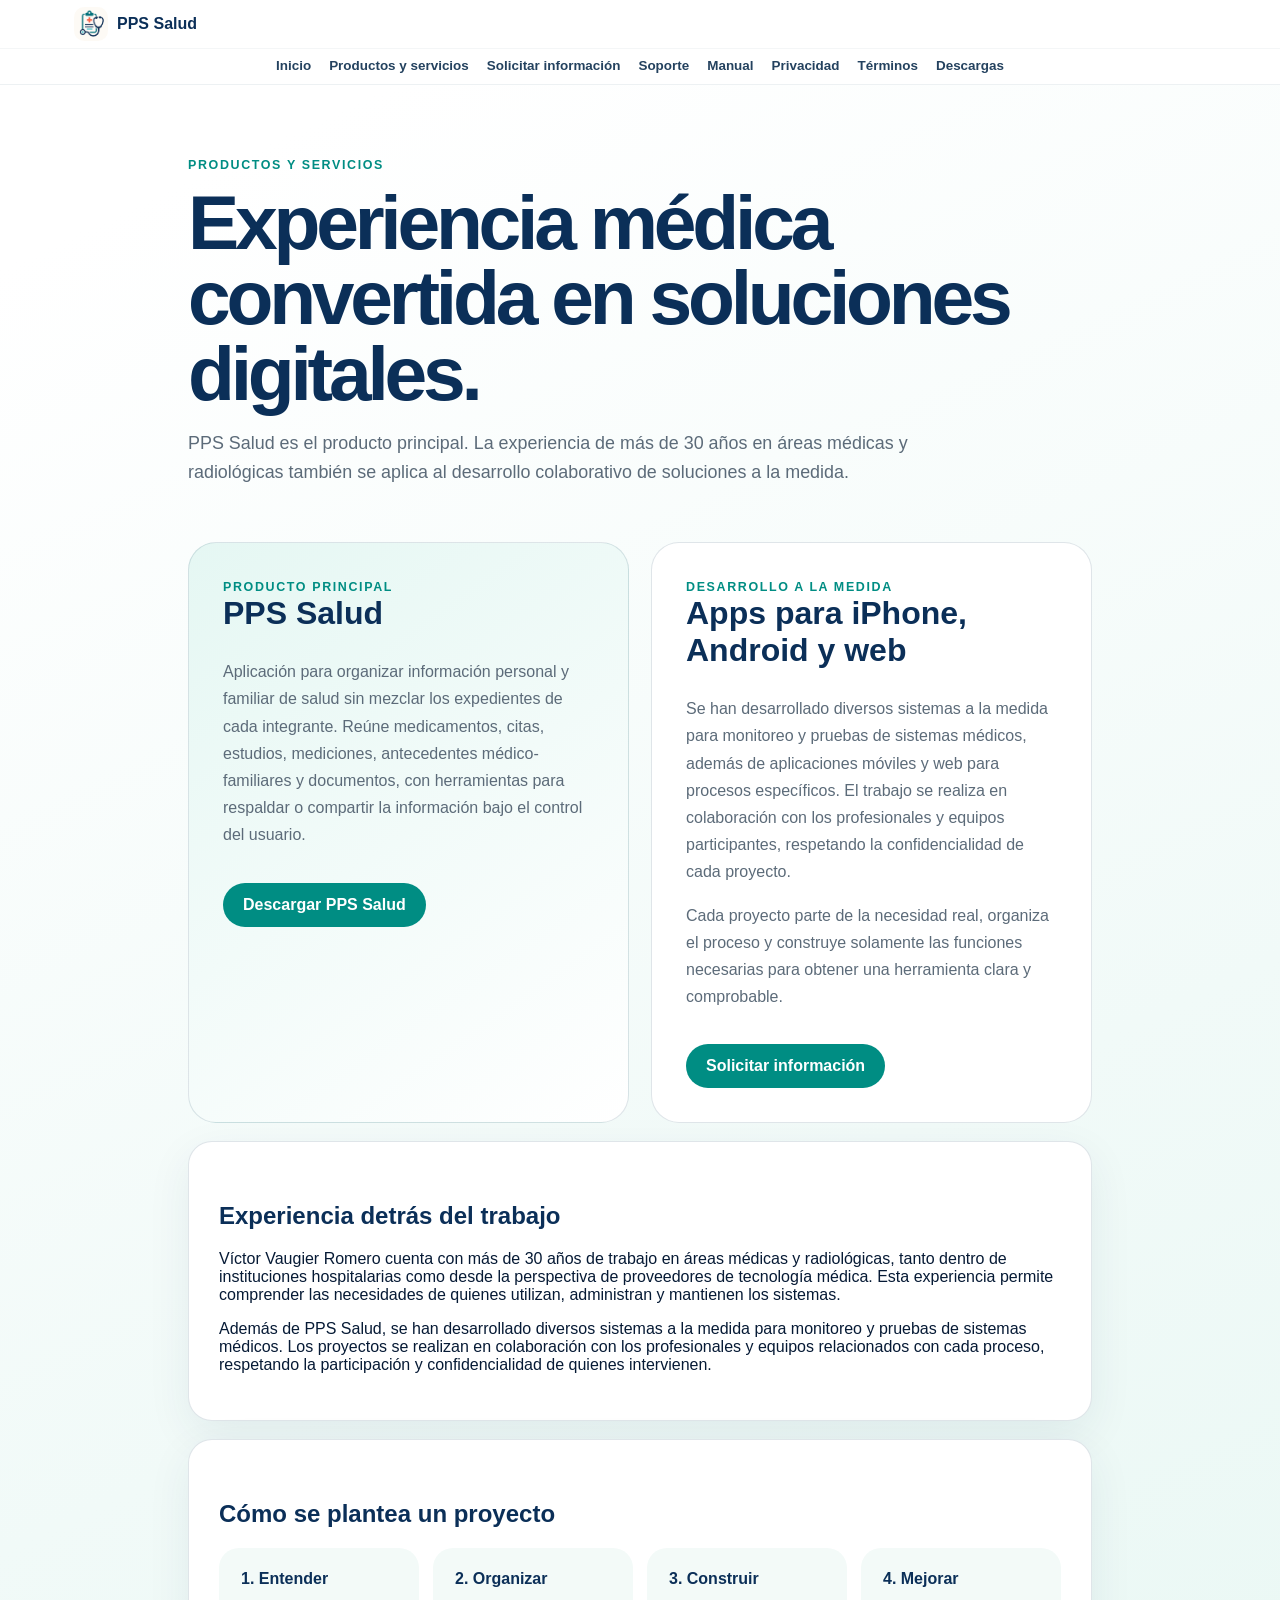
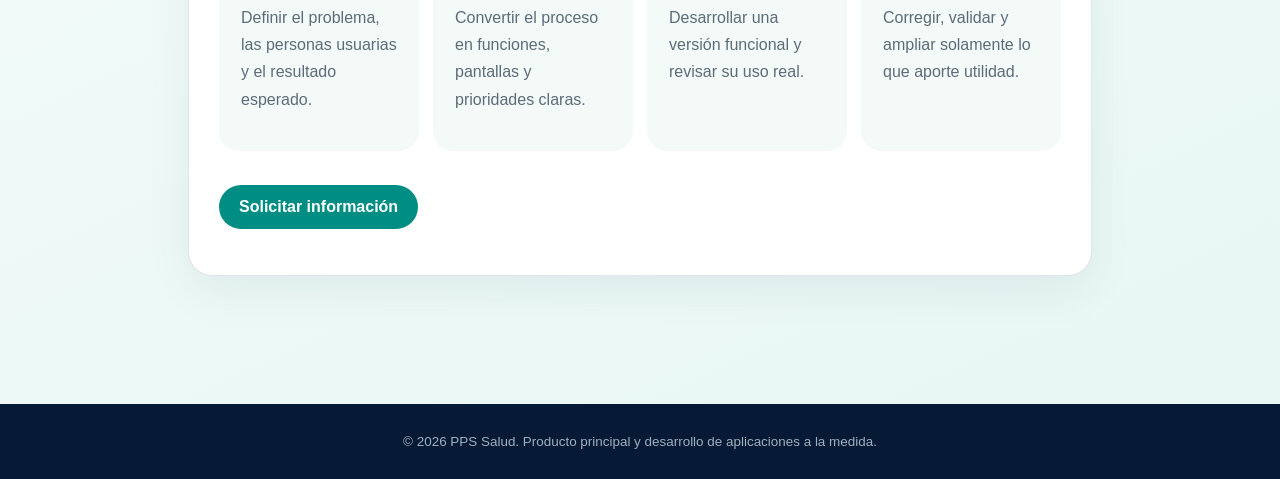
<file: productos-servicios.html>
<!doctype html>
<html lang="es-MX">
<head>
  <meta charset="utf-8"><meta name="viewport" content="width=device-width,initial-scale=1">
  <meta name="description" content="PPS Salud como producto principal y servicios de diseño y desarrollo de aplicaciones para iPhone, Android y web a la medida.">
  <link rel="canonical" href="https://ppssalud.com/productos-servicios.html"><meta name="robots" content="index,follow">
  <title>Productos y servicios | PPS Salud</title><link rel="stylesheet" href="site.css?v=20261012-5">
  <style>.offer-grid{display:grid;grid-template-columns:1fr 1fr;gap:22px}.offer{padding:34px;border:1px solid var(--line);border-radius:28px;background:#fff}.offer.primary{background:linear-gradient(145deg,#e5f7f3,#fff)}.offer h2{margin-top:0;color:var(--navy);font-size:2rem}.offer p,.process p{color:var(--muted);line-height:1.7}.offer ul{padding-left:20px;color:#365269;line-height:1.7}.offer-link{display:inline-flex;margin-top:18px;padding:13px 20px;border-radius:999px;background:var(--teal);color:#fff!important;text-decoration:none;font-weight:900}.process-grid{display:grid;grid-template-columns:repeat(4,1fr);gap:14px}.process{padding:22px;border-radius:20px;background:#f3faf8}.process b{display:block;margin-bottom:8px;color:var(--navy)}@media(max-width:820px){.offer-grid,.process-grid{grid-template-columns:1fr}}</style>
</head>
<body class="legal-page">
  <nav class="site-nav"><div class="site-nav-inner"><a class="site-brand" href="/"><img src="/logo.png" alt="PPS Salud">PPS Salud</a></div><div class="site-links"><a href="/">Inicio</a><a href="/productos-servicios.html" aria-current="page">Productos y servicios</a><a href="/informacion.html">Solicitar información</a><a href="/soporte.html">Soporte</a><a href="/Manual-de-usuario-PPS-Salud.pdf">Manual</a><a href="/privacidad.html">Privacidad</a><a href="/terminos.html">Términos</a><a href="/descargar.html">Descargas</a></div></nav>
  <header class="page-hero"><span class="page-kicker">Productos y servicios</span><h1>Experiencia médica convertida en soluciones digitales.</h1><p>PPS Salud es el producto principal. La experiencia de más de 30 años en áreas médicas y radiológicas también se aplica al desarrollo colaborativo de soluciones a la medida.</p></header>
  <main class="legal-content">
    <div class="offer-grid"><article class="offer primary"><span class="page-kicker">Producto principal</span><h2>PPS Salud</h2><p>Aplicación para organizar información personal y familiar de salud sin mezclar los expedientes de cada integrante. Reúne medicamentos, citas, estudios, mediciones, antecedentes médico-familiares y documentos, con herramientas para respaldar o compartir la información bajo el control del usuario.</p><a class="offer-link" href="/descargar.html">Descargar PPS Salud</a></article>
      <article class="offer"><span class="page-kicker">Desarrollo a la medida</span><h2>Apps para iPhone, Android y web</h2><p>Se han desarrollado diversos sistemas a la medida para monitoreo y pruebas de sistemas médicos, además de aplicaciones móviles y web para procesos específicos. El trabajo se realiza en colaboración con los profesionales y equipos participantes, respetando la confidencialidad de cada proyecto.</p><p>Cada proyecto parte de la necesidad real, organiza el proceso y construye solamente las funciones necesarias para obtener una herramienta clara y comprobable.</p><a class="offer-link" href="/informacion.html">Solicitar información</a></article></div>
    <section><h2>Experiencia detrás del trabajo</h2><p>Víctor Vaugier Romero cuenta con más de 30 años de trabajo en áreas médicas y radiológicas, tanto dentro de instituciones hospitalarias como desde la perspectiva de proveedores de tecnología médica. Esta experiencia permite comprender las necesidades de quienes utilizan, administran y mantienen los sistemas.</p><p>Además de PPS Salud, se han desarrollado diversos sistemas a la medida para monitoreo y pruebas de sistemas médicos. Los proyectos se realizan en colaboración con los profesionales y equipos relacionados con cada proceso, respetando la participación y confidencialidad de quienes intervienen.</p></section>
    <section><h2>Cómo se plantea un proyecto</h2><div class="process-grid"><article class="process"><b>1. Entender</b><p>Definir el problema, las personas usuarias y el resultado esperado.</p></article><article class="process"><b>2. Organizar</b><p>Convertir el proceso en funciones, pantallas y prioridades claras.</p></article><article class="process"><b>3. Construir</b><p>Desarrollar una versión funcional y revisar su uso real.</p></article><article class="process"><b>4. Mejorar</b><p>Corregir, validar y ampliar solamente lo que aporte utilidad.</p></article></div><p><a class="offer-link" href="/informacion.html">Solicitar información</a></p></section>
  </main>
  <footer class="site-footer">© 2026 PPS Salud. Producto principal y desarrollo de aplicaciones a la medida.</footer>
</body></html>
</file>
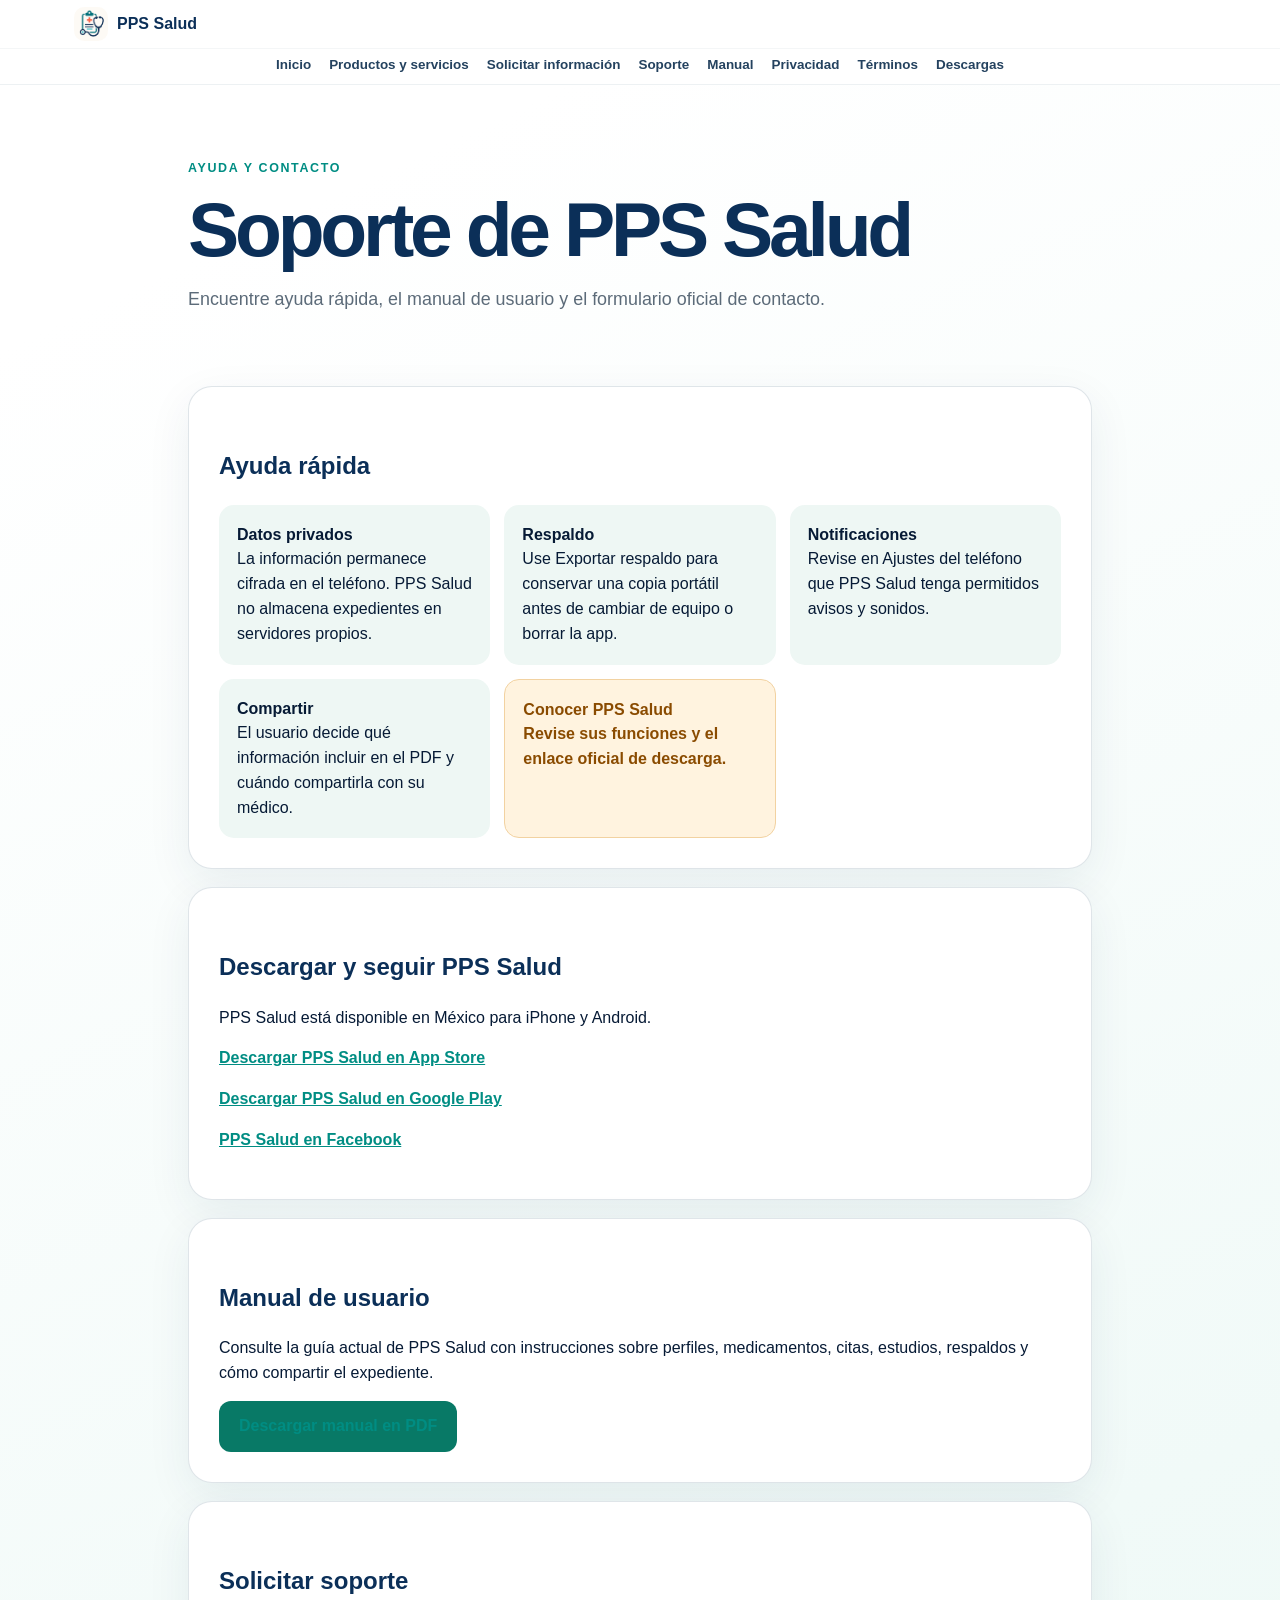
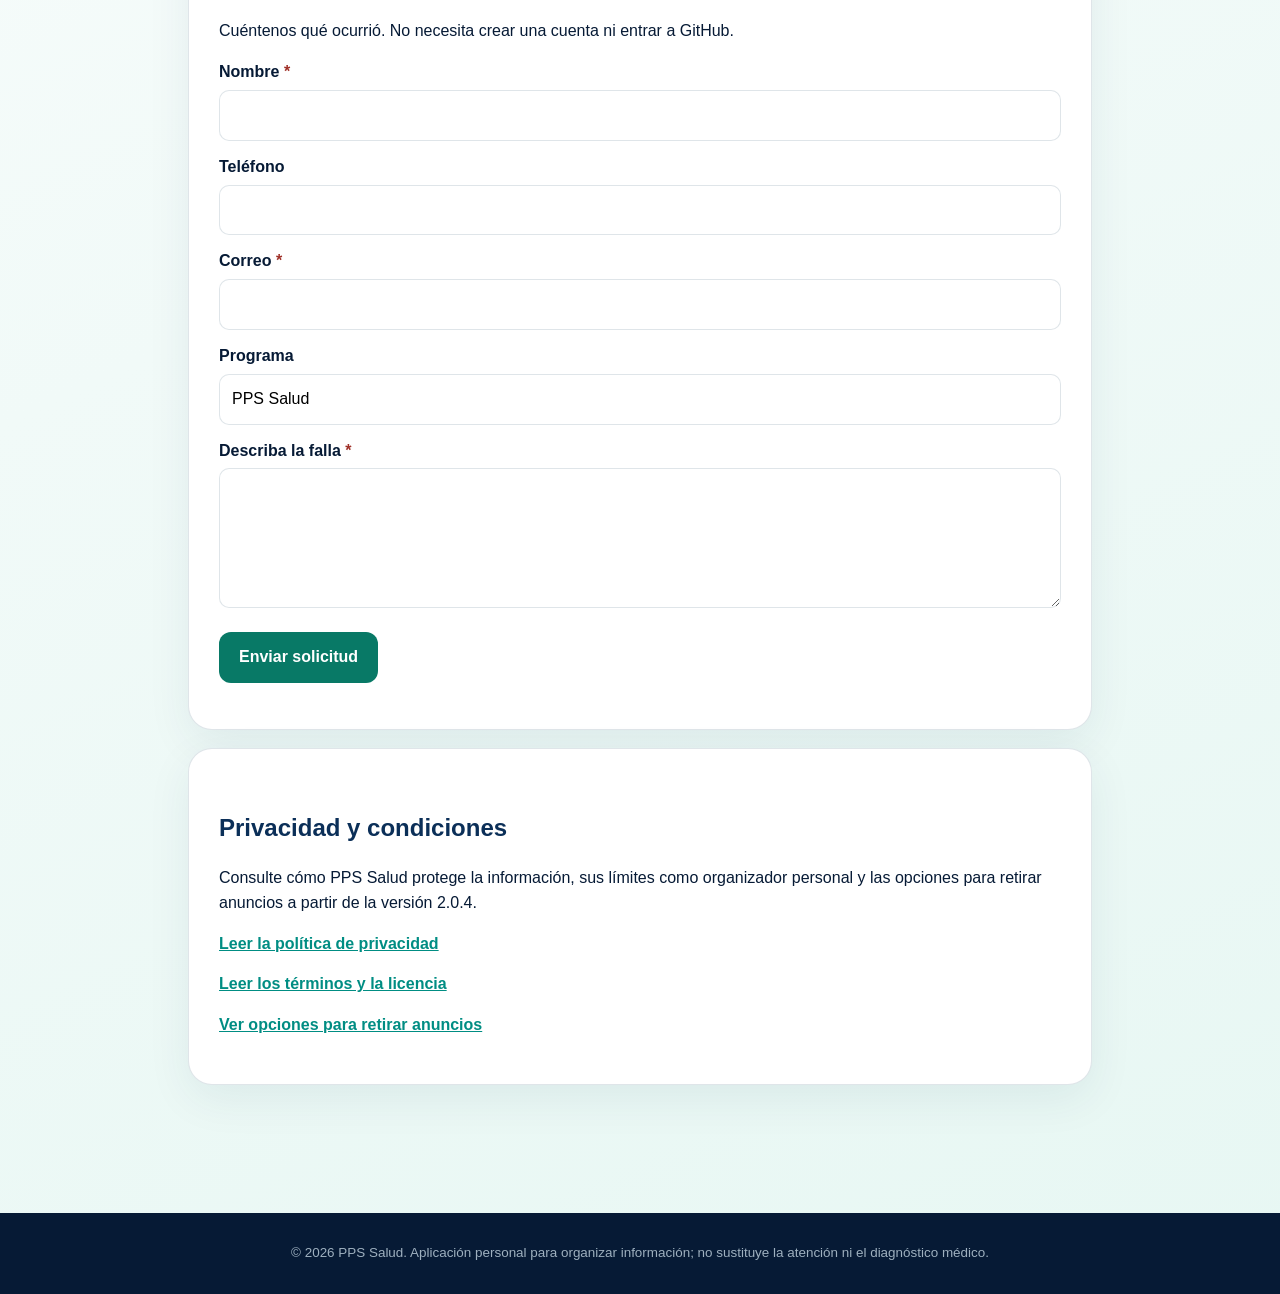
<file: soporte.html>
<!doctype html>
<html lang="es-MX">
<head>
  <meta charset="utf-8">
  <meta name="viewport" content="width=device-width,initial-scale=1">
  <meta name="description" content="PPS Salud es un Portal Personal de Salud para organizar medicamentos, citas, estudios, mediciones y antecedentes personales y familiares de forma privada.">
  <link rel="canonical" href="https://ppssalud.com/soporte.html">
  <meta name="robots" content="index,follow">
  <meta property="og:title" content="PPS Salud | Soporte">
  <meta property="og:description" content="Organiza medicamentos, citas, estudios, mediciones y antecedentes de salud de forma privada en tu teléfono.">
  <meta property="og:image" content="https://ppssalud.com/logo.png">
  <meta property="og:url" content="https://ppssalud.com/soporte.html">
  <meta property="og:type" content="website">
  <meta property="og:locale" content="es_MX">
  <meta name="twitter:card" content="summary">
  <meta name="twitter:title" content="PPS Salud | Portal Personal de Salud">
  <meta name="twitter:description" content="App para organizar información personal y familiar de salud de forma privada.">
  <meta name="twitter:image" content="https://ppssalud.com/logo.png">
  <title>PPS Salud | Soporte</title>
  <script type="application/ld+json">
  {
    "@context": "https://schema.org",
    "@type": "SoftwareApplication",
    "name": "PPS Salud",
    "alternateName": "Portal Personal de Salud",
    "applicationCategory": "HealthApplication",
    "operatingSystem": "iOS",
    "description": "PPS Salud es una aplicación para organizar información personal y familiar de salud, incluyendo medicamentos, citas, estudios, mediciones y antecedentes.",
    "url": "https://ppssalud.com/",
    "image": "https://ppssalud.com/logo.png",
    "sameAs": [
      "https://apps.apple.com/mx/app/pps-salud/id6799216959",
      "https://www.facebook.com/ppssalud"
    ],
    "offers": {
      "@type": "Offer",
      "url": "https://apps.apple.com/mx/app/pps-salud/id6799216959",
      "availability": "https://schema.org/InStock"
    }
  }
  </script>
  <style>
    :root{--green:#087966;--dark:#12231f;--soft:#eef7f4;--line:#d7e2de}
    *{box-sizing:border-box}body{margin:0;font-family:-apple-system,BlinkMacSystemFont,"Segoe UI",sans-serif;color:var(--dark);background:#f7f9f7;line-height:1.55}
    header,main,footer{max-width:900px;margin:auto;padding:28px}header{display:flex;align-items:center;gap:18px;padding-top:48px}.logo{display:grid;place-items:center;width:78px;height:78px;border-radius:18px;background:var(--green);color:#fff;font-size:38px}
    h1{margin:0;font-size:2.2rem}h2{margin-top:0}.tag{color:#65736f;margin:4px 0 0}.card{background:#fff;border:1px solid var(--line);border-radius:22px;padding:28px;margin:18px 0;box-shadow:0 8px 30px #1232}
    a{color:var(--green);font-weight:700}.button{display:inline-block;border:0;background:var(--green);color:#fff;text-decoration:none;padding:13px 20px;border-radius:12px;font:inherit;font-weight:700;cursor:pointer}.grid{display:grid;grid-template-columns:repeat(auto-fit,minmax(220px,1fr));gap:14px}.mini{background:var(--soft);padding:18px;border-radius:15px}.mini.info{background:#fff3df;border:1px solid #f2d2a1}.mini.info a{text-decoration:none;color:#8a4b00}label{display:block;font-weight:700;margin:14px 0 5px}input,textarea{width:100%;padding:12px;border:1px solid var(--line);border-radius:10px;font:inherit}textarea{min-height:140px;resize:vertical}.required{color:#9f2f27}
    footer{color:#65736f;font-size:.92rem;padding-bottom:50px}@media(max-width:520px){header{align-items:flex-start}h1{font-size:1.8rem}.card{padding:21px}}
  </style>
  <link rel="stylesheet" href="site.css?v=20261012-5">
</head>
<body class="legal-page">
  <nav class="site-nav"><div class="site-nav-inner"><a class="site-brand" href="/"><img src="/logo.png" alt="PPS Salud">PPS Salud</a></div><div class="site-links"><a href="/">Inicio</a><a href="/productos-servicios.html">Productos y servicios</a><a href="/informacion.html">Solicitar información</a><a href="/soporte.html" aria-current="page">Soporte</a><a href="/Manual-de-usuario-PPS-Salud.pdf">Manual</a><a href="/privacidad.html">Privacidad</a><a href="/terminos.html">Términos</a><a href="/descargar.html">Descargas</a></div></nav>
  <header class="page-hero"><span class="page-kicker">Ayuda y contacto</span><h1>Soporte de PPS Salud</h1><p>Encuentre ayuda rápida, el manual de usuario y el formulario oficial de contacto.</p></header>
  <main class="legal-content">
    <section class="card"><h2>Ayuda rápida</h2><div class="grid"><div class="mini"><strong>Datos privados</strong><br>La información permanece cifrada en el teléfono. PPS Salud no almacena expedientes en servidores propios.</div><div class="mini"><strong>Respaldo</strong><br>Use Exportar respaldo para conservar una copia portátil antes de cambiar de equipo o borrar la app.</div><div class="mini"><strong>Notificaciones</strong><br>Revise en Ajustes del teléfono que PPS Salud tenga permitidos avisos y sonidos.</div><div class="mini"><strong>Compartir</strong><br>El usuario decide qué información incluir en el PDF y cuándo compartirla con su médico.</div><div class="mini info"><a href="/"><strong>Conocer PPS Salud</strong><br>Revise sus funciones y el enlace oficial de descarga.</a></div></div></section>
    <section class="card"><h2>Descargar y seguir PPS Salud</h2><p>PPS Salud está disponible en México para iPhone y Android.</p><p><a href="https://apps.apple.com/mx/app/pps-salud/id6799216959">Descargar PPS Salud en App Store</a></p><p><a href="https://play.google.com/store/apps/details?id=com.ppssalud.app">Descargar PPS Salud en Google Play</a></p><p><a href="https://www.facebook.com/ppssalud" target="_blank" rel="noopener">PPS Salud en Facebook</a></p></section>
    <section class="card"><h2>Manual de usuario</h2><p>Consulte la guía actual de PPS Salud con instrucciones sobre perfiles, medicamentos, citas, estudios, respaldos y cómo compartir el expediente.</p><a class="button" href="Manual-de-usuario-PPS-Salud.pdf" download>Descargar manual en PDF</a></section>
    <section class="card" id="soporte"><h2>Solicitar soporte</h2><p>Cuéntenos qué ocurrió. No necesita crear una cuenta ni entrar a GitHub.</p><form action="https://formsubmit.co/vvaugier@me.com" method="POST"><input type="hidden" name="Programa" value="PPS Salud"><input type="hidden" name="_subject" value="Nueva solicitud de soporte de PPS Salud"><input type="hidden" name="_template" value="table"><input type="hidden" name="_captcha" value="false"><input type="hidden" name="_next" value="https://ppssalud.com/gracias.html"><label for="nombre">Nombre <span class="required">*</span></label><input id="nombre" name="Nombre" autocomplete="name" required><label for="telefono">Teléfono</label><input id="telefono" name="Teléfono" type="tel" autocomplete="tel"><label for="correo">Correo <span class="required">*</span></label><input id="correo" name="Correo" type="email" autocomplete="email" required><label for="programa">Programa</label><input id="programa" value="PPS Salud" readonly><label for="falla">Describa la falla <span class="required">*</span></label><textarea id="falla" name="Descripción de la falla" required></textarea><p><button class="button" type="submit">Enviar solicitud</button></p></form></section>
    <section class="card"><h2>Privacidad y condiciones</h2><p>Consulte cómo PPS Salud protege la información, sus límites como organizador personal y las opciones para retirar anuncios a partir de la versión 2.0.4.</p><p><a href="privacidad.html">Leer la política de privacidad</a></p><p><a href="terminos.html">Leer los términos y la licencia</a></p><p><a href="suscripciones/">Ver opciones para retirar anuncios</a></p></section>
  </main>
  <footer class="site-footer">© 2026 PPS Salud. Aplicación personal para organizar información; no sustituye la atención ni el diagnóstico médico.</footer>
</body>
</html>
</file>
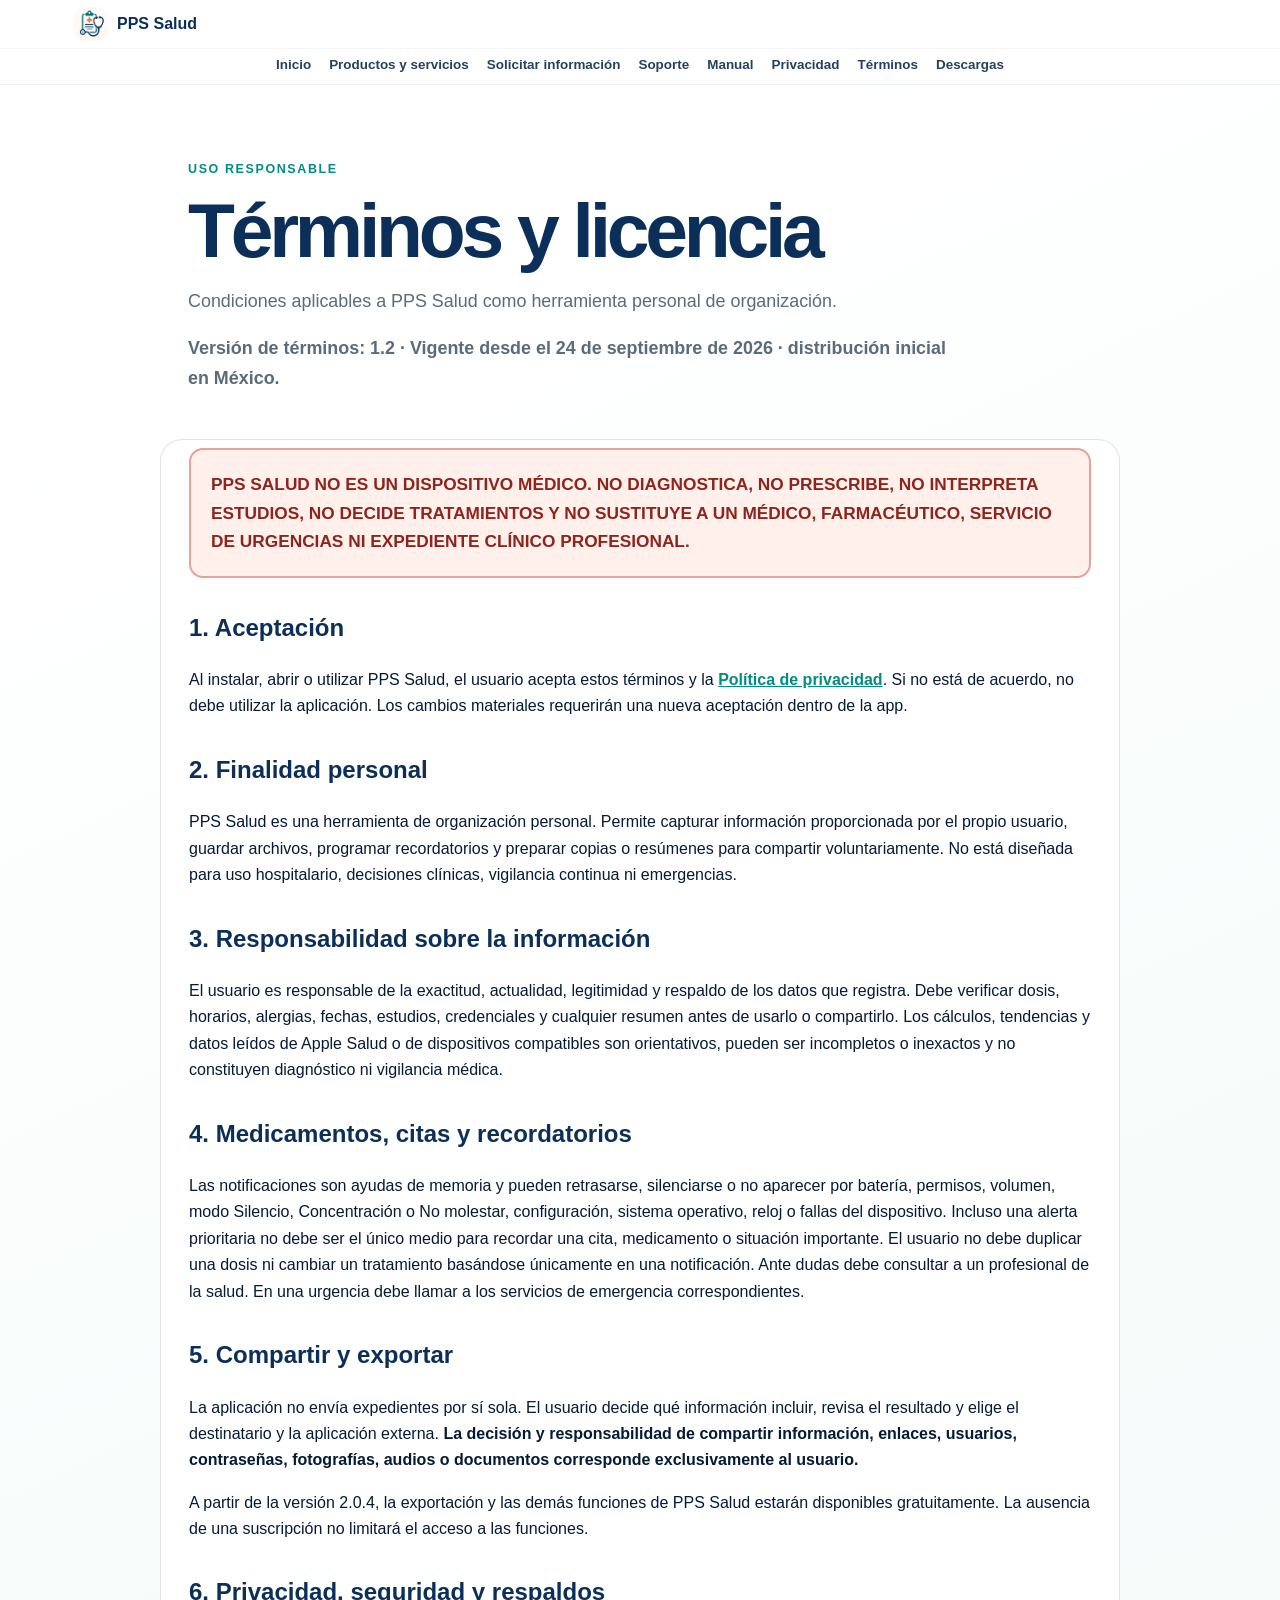
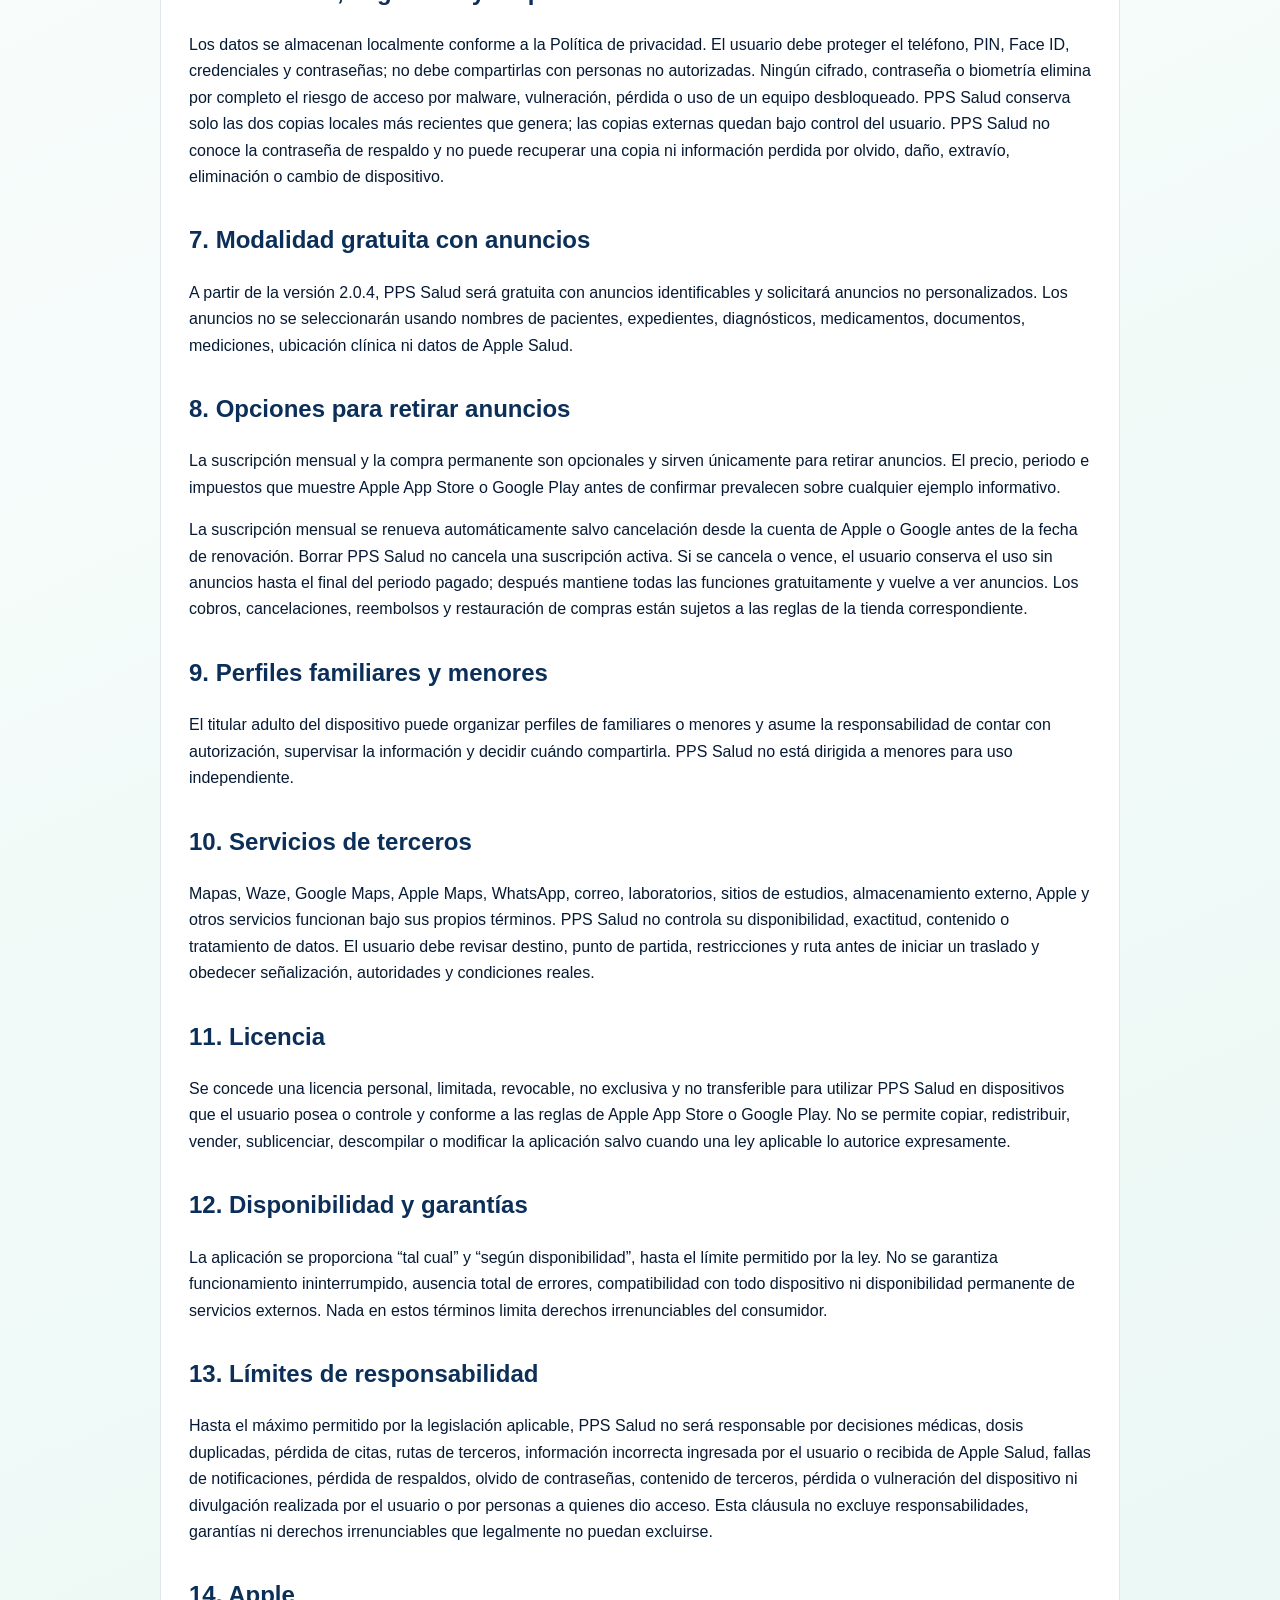
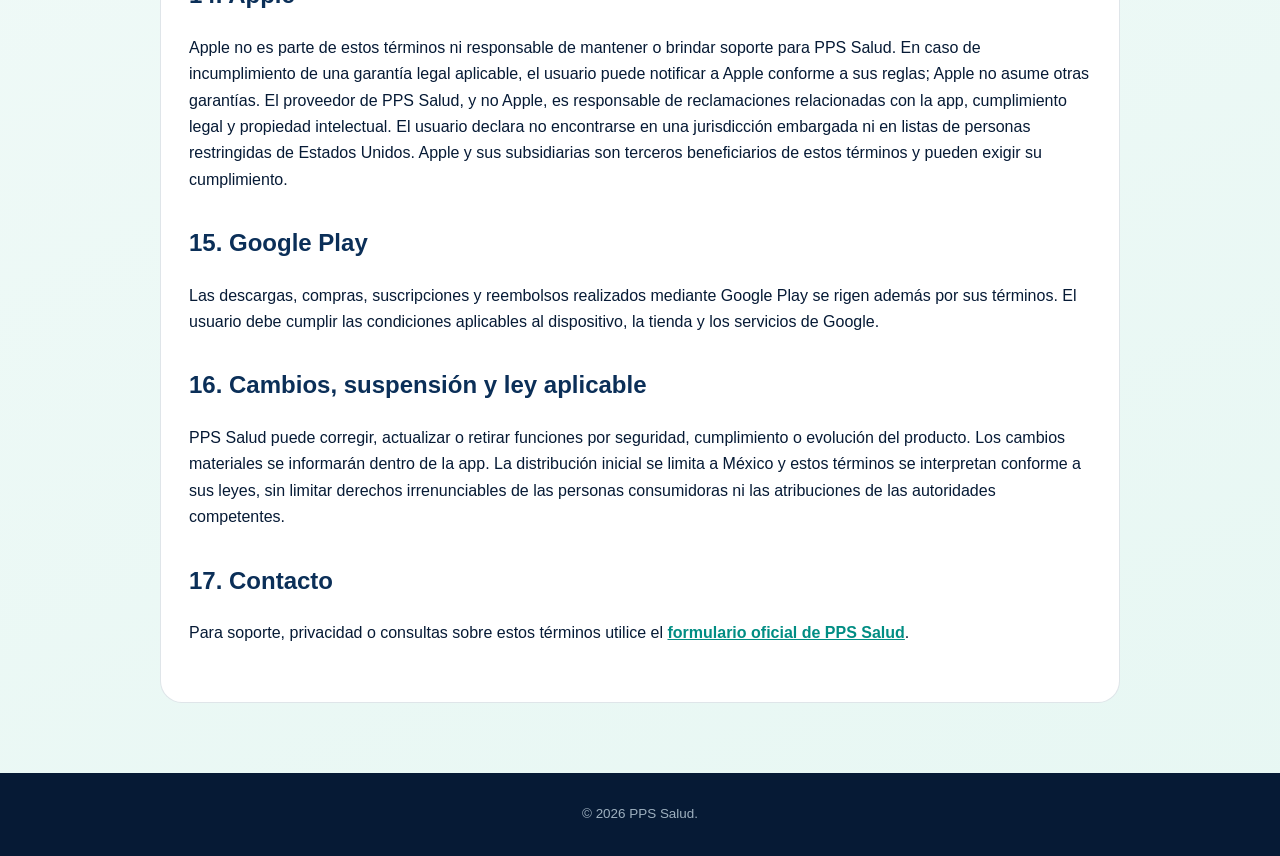
<file: terminos.html>
<!doctype html>
<html lang="es-MX">
<head>
  <meta charset="utf-8">
  <meta name="viewport" content="width=device-width,initial-scale=1">
  <meta name="description" content="Términos y licencia de uso de PPS Salud: finalidad personal, límites médicos, respaldo, exportación, suscripciones y uso responsable.">
  <link rel="canonical" href="https://ppssalud.com/terminos.html">
  <meta name="robots" content="index,follow">
  <meta property="og:title" content="PPS Salud | Términos y licencia">
  <meta property="og:description" content="Condiciones de uso de PPS Salud como herramienta personal para organizar información de salud.">
  <meta property="og:image" content="https://ppssalud.com/logo.png">
  <meta property="og:url" content="https://ppssalud.com/terminos.html">
  <meta property="og:type" content="article">
  <meta property="og:locale" content="es_MX">
  <meta name="twitter:card" content="summary">
  <meta name="twitter:title" content="PPS Salud | Términos y licencia">
  <meta name="twitter:description" content="Términos, límites médicos, compras y uso responsable de PPS Salud.">
  <meta name="twitter:image" content="https://ppssalud.com/logo.png">
  <title>PPS Salud | Términos y licencia</title>
  <style>
    :root{--green:#087966;--dark:#12231f;--red:#8f241c;--line:#d7e2de;--warn:#fff0ec}*{box-sizing:border-box}body{margin:0;font-family:-apple-system,BlinkMacSystemFont,"Segoe UI",sans-serif;color:var(--dark);background:#f7f9f7;line-height:1.65}main,footer{max-width:900px;margin:auto;padding:28px}main{background:#fff;border:1px solid var(--line);border-radius:22px;margin-top:40px}h1{line-height:1.15}h2{margin-top:30px}.warning{background:var(--warn);border:2px solid #e5a39a;color:var(--red);padding:20px;border-radius:14px;font-size:1.08rem}a{color:var(--green);font-weight:700}footer{color:#65736f;font-size:.92rem;padding-bottom:50px}@media(max-width:940px){main{margin:18px}}
  </style>
  <link rel="stylesheet" href="site.css?v=20261012-5">
</head>
<body class="legal-page">
  <nav class="site-nav"><div class="site-nav-inner"><a class="site-brand" href="/"><img src="/logo.png" alt="PPS Salud">PPS Salud</a></div><div class="site-links"><a href="/">Inicio</a><a href="/productos-servicios.html">Productos y servicios</a><a href="/informacion.html">Solicitar información</a><a href="/soporte.html">Soporte</a><a href="/Manual-de-usuario-PPS-Salud.pdf">Manual</a><a href="/privacidad.html">Privacidad</a><a href="/terminos.html" aria-current="page">Términos</a><a href="/descargar.html">Descargas</a></div></nav>
  <header class="page-hero"><span class="page-kicker">Uso responsable</span><h1>Términos y licencia</h1><p>Condiciones aplicables a PPS Salud como herramienta personal de organización.</p><p><strong>Versión de términos: 1.2 · Vigente desde el 24 de septiembre de 2026 · distribución inicial en México.</strong></p></header>
  <main class="legal-content">
    <div class="warning"><strong>PPS SALUD NO ES UN DISPOSITIVO MÉDICO. NO DIAGNOSTICA, NO PRESCRIBE, NO INTERPRETA ESTUDIOS, NO DECIDE TRATAMIENTOS Y NO SUSTITUYE A UN MÉDICO, FARMACÉUTICO, SERVICIO DE URGENCIAS NI EXPEDIENTE CLÍNICO PROFESIONAL.</strong></div>

    <h2>1. Aceptación</h2>
    <p>Al instalar, abrir o utilizar PPS Salud, el usuario acepta estos términos y la <a href="privacidad.html">Política de privacidad</a>. Si no está de acuerdo, no debe utilizar la aplicación. Los cambios materiales requerirán una nueva aceptación dentro de la app.</p>

    <h2>2. Finalidad personal</h2>
    <p>PPS Salud es una herramienta de organización personal. Permite capturar información proporcionada por el propio usuario, guardar archivos, programar recordatorios y preparar copias o resúmenes para compartir voluntariamente. No está diseñada para uso hospitalario, decisiones clínicas, vigilancia continua ni emergencias.</p>

    <h2>3. Responsabilidad sobre la información</h2>
    <p>El usuario es responsable de la exactitud, actualidad, legitimidad y respaldo de los datos que registra. Debe verificar dosis, horarios, alergias, fechas, estudios, credenciales y cualquier resumen antes de usarlo o compartirlo. Los cálculos, tendencias y datos leídos de Apple Salud o de dispositivos compatibles son orientativos, pueden ser incompletos o inexactos y no constituyen diagnóstico ni vigilancia médica.</p>

    <h2>4. Medicamentos, citas y recordatorios</h2>
    <p>Las notificaciones son ayudas de memoria y pueden retrasarse, silenciarse o no aparecer por batería, permisos, volumen, modo Silencio, Concentración o No molestar, configuración, sistema operativo, reloj o fallas del dispositivo. Incluso una alerta prioritaria no debe ser el único medio para recordar una cita, medicamento o situación importante. El usuario no debe duplicar una dosis ni cambiar un tratamiento basándose únicamente en una notificación. Ante dudas debe consultar a un profesional de la salud. En una urgencia debe llamar a los servicios de emergencia correspondientes.</p>

    <h2>5. Compartir y exportar</h2>
    <p>La aplicación no envía expedientes por sí sola. El usuario decide qué información incluir, revisa el resultado y elige el destinatario y la aplicación externa. <strong>La decisión y responsabilidad de compartir información, enlaces, usuarios, contraseñas, fotografías, audios o documentos corresponde exclusivamente al usuario.</strong></p>
    <p>A partir de la versión 2.0.4, la exportación y las demás funciones de PPS Salud estarán disponibles gratuitamente. La ausencia de una suscripción no limitará el acceso a las funciones.</p>

    <h2>6. Privacidad, seguridad y respaldos</h2>
    <p>Los datos se almacenan localmente conforme a la Política de privacidad. El usuario debe proteger el teléfono, PIN, Face ID, credenciales y contraseñas; no debe compartirlas con personas no autorizadas. Ningún cifrado, contraseña o biometría elimina por completo el riesgo de acceso por malware, vulneración, pérdida o uso de un equipo desbloqueado. PPS Salud conserva solo las dos copias locales más recientes que genera; las copias externas quedan bajo control del usuario. PPS Salud no conoce la contraseña de respaldo y no puede recuperar una copia ni información perdida por olvido, daño, extravío, eliminación o cambio de dispositivo.</p>

    <h2>7. Modalidad gratuita con anuncios</h2>
    <p>A partir de la versión 2.0.4, PPS Salud será gratuita con anuncios identificables y solicitará anuncios no personalizados. Los anuncios no se seleccionarán usando nombres de pacientes, expedientes, diagnósticos, medicamentos, documentos, mediciones, ubicación clínica ni datos de Apple Salud.</p>

    <h2>8. Opciones para retirar anuncios</h2>
    <p>La suscripción mensual y la compra permanente son opcionales y sirven únicamente para retirar anuncios. El precio, periodo e impuestos que muestre Apple App Store o Google Play antes de confirmar prevalecen sobre cualquier ejemplo informativo.</p>
    <p>La suscripción mensual se renueva automáticamente salvo cancelación desde la cuenta de Apple o Google antes de la fecha de renovación. Borrar PPS Salud no cancela una suscripción activa. Si se cancela o vence, el usuario conserva el uso sin anuncios hasta el final del periodo pagado; después mantiene todas las funciones gratuitamente y vuelve a ver anuncios. Los cobros, cancelaciones, reembolsos y restauración de compras están sujetos a las reglas de la tienda correspondiente.</p>

    <h2>9. Perfiles familiares y menores</h2>
    <p>El titular adulto del dispositivo puede organizar perfiles de familiares o menores y asume la responsabilidad de contar con autorización, supervisar la información y decidir cuándo compartirla. PPS Salud no está dirigida a menores para uso independiente.</p>

    <h2>10. Servicios de terceros</h2>
    <p>Mapas, Waze, Google Maps, Apple Maps, WhatsApp, correo, laboratorios, sitios de estudios, almacenamiento externo, Apple y otros servicios funcionan bajo sus propios términos. PPS Salud no controla su disponibilidad, exactitud, contenido o tratamiento de datos. El usuario debe revisar destino, punto de partida, restricciones y ruta antes de iniciar un traslado y obedecer señalización, autoridades y condiciones reales.</p>

    <h2>11. Licencia</h2>
    <p>Se concede una licencia personal, limitada, revocable, no exclusiva y no transferible para utilizar PPS Salud en dispositivos que el usuario posea o controle y conforme a las reglas de Apple App Store o Google Play. No se permite copiar, redistribuir, vender, sublicenciar, descompilar o modificar la aplicación salvo cuando una ley aplicable lo autorice expresamente.</p>

    <h2>12. Disponibilidad y garantías</h2>
    <p>La aplicación se proporciona “tal cual” y “según disponibilidad”, hasta el límite permitido por la ley. No se garantiza funcionamiento ininterrumpido, ausencia total de errores, compatibilidad con todo dispositivo ni disponibilidad permanente de servicios externos. Nada en estos términos limita derechos irrenunciables del consumidor.</p>

    <h2>13. Límites de responsabilidad</h2>
    <p>Hasta el máximo permitido por la legislación aplicable, PPS Salud no será responsable por decisiones médicas, dosis duplicadas, pérdida de citas, rutas de terceros, información incorrecta ingresada por el usuario o recibida de Apple Salud, fallas de notificaciones, pérdida de respaldos, olvido de contraseñas, contenido de terceros, pérdida o vulneración del dispositivo ni divulgación realizada por el usuario o por personas a quienes dio acceso. Esta cláusula no excluye responsabilidades, garantías ni derechos irrenunciables que legalmente no puedan excluirse.</p>

    <h2>14. Apple</h2>
    <p>Apple no es parte de estos términos ni responsable de mantener o brindar soporte para PPS Salud. En caso de incumplimiento de una garantía legal aplicable, el usuario puede notificar a Apple conforme a sus reglas; Apple no asume otras garantías. El proveedor de PPS Salud, y no Apple, es responsable de reclamaciones relacionadas con la app, cumplimiento legal y propiedad intelectual. El usuario declara no encontrarse en una jurisdicción embargada ni en listas de personas restringidas de Estados Unidos. Apple y sus subsidiarias son terceros beneficiarios de estos términos y pueden exigir su cumplimiento.</p>

    <h2>15. Google Play</h2>
    <p>Las descargas, compras, suscripciones y reembolsos realizados mediante Google Play se rigen además por sus términos. El usuario debe cumplir las condiciones aplicables al dispositivo, la tienda y los servicios de Google.</p>

    <h2>16. Cambios, suspensión y ley aplicable</h2>
    <p>PPS Salud puede corregir, actualizar o retirar funciones por seguridad, cumplimiento o evolución del producto. Los cambios materiales se informarán dentro de la app. La distribución inicial se limita a México y estos términos se interpretan conforme a sus leyes, sin limitar derechos irrenunciables de las personas consumidoras ni las atribuciones de las autoridades competentes.</p>

    <h2>17. Contacto</h2>
    <p>Para soporte, privacidad o consultas sobre estos términos utilice el <a href="soporte.html#soporte">formulario oficial de PPS Salud</a>.</p>
  </main>
  <footer class="site-footer">© 2026 PPS Salud.</footer>
</body>
</html>
</file>
<file: site.css>
:root{--ink:#061a35;--navy:#0b2f58;--teal:#008d83;--mint:#6fe3d9;--coral:#ff6755;--mist:#eff9f7;--muted:#5c6b79;--line:rgba(8,55,83,.13);--shadow:0 24px 70px rgba(9,45,79,.12)}
*{box-sizing:border-box}
html{scroll-behavior:smooth}
body{margin:0;color:var(--ink);font-family:-apple-system,BlinkMacSystemFont,"SF Pro Display","Segoe UI",sans-serif;-webkit-font-smoothing:antialiased}
.site-nav{position:sticky;top:0;z-index:50;background:#fffd;backdrop-filter:blur(22px);border-bottom:1px solid #08375312}
.site-nav-inner{max-width:1180px;min-height:48px;margin:auto;padding:6px 24px;display:flex;align-items:center;justify-content:space-between;gap:16px}
.site-brand{display:flex;align-items:center;gap:9px;text-decoration:none;font-weight:800;color:var(--navy);font-size:1rem}
.site-brand img{width:34px;height:34px;border-radius:10px}
.site-links{display:flex;align-items:center;justify-content:center;gap:6px 18px;min-height:36px;padding:5px 24px 7px;border-top:1px solid #0837530b;font-size:.84rem;font-weight:700;flex-wrap:wrap}
.site-links a,.site-menu a{text-decoration:none;color:#24425f}
.site-links a:hover,.site-menu a:hover{color:var(--teal)}
.site-menu{display:none;position:relative}
.site-menu summary{cursor:pointer;list-style:none;padding:10px 15px;border:1px solid var(--line);border-radius:99px;color:var(--navy);font-weight:800}
.site-menu summary::-webkit-details-marker{display:none}
.site-menu div{position:absolute;right:0;top:50px;min-width:220px;padding:12px;border:1px solid var(--line);border-radius:18px;background:#fff;box-shadow:var(--shadow)}
.site-menu a{display:block;padding:11px 12px;border-radius:10px;font-weight:750}
.legal-page{min-height:100vh;background:linear-gradient(155deg,#fff 10%,#f1faf8 58%,#e7f7f3)}
.page-hero{display:block;max-width:960px;margin:auto;padding:70px 28px 28px}
.page-kicker{color:var(--teal);font-size:.78rem;font-weight:850;text-transform:uppercase;letter-spacing:.13em}
.page-hero h1{margin:12px 0 14px;color:var(--navy);font-size:clamp(2.5rem,6vw,4.8rem);line-height:.98;letter-spacing:-.055em}
.page-hero p{max-width:760px;color:var(--muted);font-size:1.12rem;line-height:1.65}
.legal-content{max-width:960px;margin:0 auto 70px;padding:8px 28px 40px}
.legal-content>section,.legal-content>.content-card,.legal-card{background:#fff;border:1px solid var(--line);border-radius:24px;padding:30px;margin:18px 0;box-shadow:0 14px 45px #08375312}
.legal-content h2{color:var(--navy);margin-top:30px}
.legal-content a{color:var(--teal);font-weight:750}
.download-page{min-height:100vh;background:var(--ink);color:#fff}
.download-page .page-hero{text-align:center;max-width:1050px}
.download-page .page-hero h1{color:#fff}
.download-page .page-hero p{margin-left:auto;margin-right:auto;color:#b9cad9}
.store-grid{display:grid;grid-template-columns:repeat(2,minmax(0,1fr));gap:24px;max-width:950px;margin:0 auto;padding:8px 28px 80px}
.store-card{display:flex;flex-direction:column;align-items:center;padding:30px;border:1px solid #ffffff25;border-radius:28px;background:#ffffff0d;text-align:center}
.store-card h2{margin:0 0 8px;font-size:1.8rem}.store-card p{min-height:44px;margin:0 0 20px;color:#b9cad9;line-height:1.5}
.store-qr{width:min(280px,78vw);padding:18px;border-radius:28px;background:#fff;box-shadow:0 25px 65px #0005}.store-qr img{display:block;width:100%;border-radius:12px}
.store-badge{display:flex;align-items:center;justify-content:center;min-height:62px;margin-top:20px}.store-badge img{display:block;max-height:58px;max-width:230px}
.store-visible-link{width:100%;margin-top:22px;padding:14px;border:1px solid #ffffff25;border-radius:14px;background:#001328;color:#d8e6ef;font-size:.82rem;line-height:1.5;overflow-wrap:anywhere;user-select:all}
.store-status{display:inline-block;margin-top:12px;padding:7px 11px;border-radius:99px;background:#6fe3d91a;color:var(--mint);font-size:.78rem;font-weight:800}
.site-footer{max-width:none;margin:0;background:var(--ink);color:#9eb0bf;text-align:center;padding:30px 24px;font-size:.84rem}
@media(max-width:920px){.site-links{justify-content:flex-start;flex-wrap:nowrap;overflow-x:auto;-webkit-overflow-scrolling:touch;scrollbar-width:thin}.site-links a{white-space:nowrap}.site-menu{display:none}}
@media(max-width:620px){.site-nav-inner{min-height:46px;padding:6px 16px}.site-links{padding:6px 16px 8px}.page-hero{padding:48px 20px 20px}.legal-content{padding:6px 18px 30px}.legal-content>section,.legal-content>.content-card,.legal-card{padding:22px;border-radius:19px}.store-grid{grid-template-columns:1fr;padding:6px 18px 60px}.store-card{padding:22px}}
/* Portada y campaña 2026 */
.hero-inner{grid-template-columns:minmax(0,1fr) minmax(360px,.82fr);gap:64px;padding-top:64px}
.hero-copy{max-width:650px}
.hero h1{max-width:700px;font-size:clamp(3.2rem,6vw,5.8rem);line-height:.94;letter-spacing:-.065em;margin:22px 0}
.hero h1 span{margin-top:.08em}
.campaign-hero{position:relative;max-width:455px;margin:auto;padding:10px;border-radius:34px;background:#fff;box-shadow:0 34px 90px rgba(9,45,79,.18);transform:rotate(1deg)}
.campaign-hero>img{width:100%;border-radius:25px}
.campaign-hero-note{position:static;display:flex;align-items:center;gap:16px;margin:12px 2px 0;padding:17px 20px;border:1px solid #fff;border-radius:18px;background:#fffffff2;box-shadow:0 18px 45px #08375324;color:var(--navy)}
.campaign-hero-note strong{white-space:nowrap}.campaign-hero-note span{font-size:.86rem;color:var(--muted);line-height:1.35}
.feature-section{background:linear-gradient(180deg,#f7fcfb,#eaf7f4)}
.feature-head{max-width:760px;margin-bottom:42px}.feature-section .kicker{color:var(--teal)}
.feature-section h2{color:var(--navy);font-size:clamp(2.5rem,4.8vw,4.6rem)}
.feature-grid{gap:18px}.feature-grid .feature{position:relative;min-height:178px;padding:27px 26px 24px;border:1px solid rgba(8,55,83,.1);border-radius:24px;background:#fff;box-shadow:0 14px 38px rgba(9,45,79,.07);transition:transform .25s ease,box-shadow .25s ease}
.feature-grid .feature:hover{transform:translateY(-4px);box-shadow:0 22px 48px rgba(9,45,79,.12)}
.feature-grid .num{display:grid;place-items:center;width:38px;height:38px;border-radius:12px;background:#e2f6f2;color:var(--teal);letter-spacing:0}
.feature-grid .feature h3{margin:20px 0 8px;color:var(--navy);font-size:1.38rem}.feature-grid .feature p{color:var(--muted);line-height:1.5}
.campaign-section{background:#fff}.campaign-head{max-width:820px}.campaign-grid{display:grid;grid-template-columns:repeat(3,1fr);gap:24px;align-items:start}
.campaign-grid figure{margin:0;padding:9px 9px 18px;border:1px solid var(--line);border-radius:28px;background:#fff;box-shadow:0 18px 50px #08375317;overflow:hidden}
.campaign-grid figure:nth-child(2),.campaign-grid figure:nth-child(5){transform:translateY(34px)}
.campaign-grid img{width:100%;border-radius:20px}.campaign-grid figcaption{padding:15px 10px 0;color:var(--navy);font-weight:800;text-align:center}
.feature-highlight{display:grid;grid-template-columns:minmax(240px,390px) 1fr;gap:48px;align-items:center;margin-top:54px;padding:30px;border-radius:32px;background:linear-gradient(135deg,#fff,#f1faf8);box-shadow:0 20px 60px rgba(9,45,79,.09)}
.feature-highlight img{width:100%;border-radius:24px}.feature-highlight h3{margin:12px 0;font-size:clamp(1.8rem,3.4vw,3.1rem);line-height:1.05;letter-spacing:-.04em;color:var(--navy)}.feature-highlight p{color:var(--muted);font-size:1.05rem;line-height:1.6}
.campaign-shot{max-width:430px;margin:auto;padding:9px;border-radius:32px;background:#fff;box-shadow:var(--shadow)}.campaign-shot img{width:100%;border-radius:24px}
.privacy-intro .head{margin-bottom:34px}.privacy-shot{max-width:380px;margin-left:0}
.download-compact{padding:72px 24px 38px;background:var(--ink);color:#fff}.download-compact-inner{display:grid;grid-template-columns:minmax(0,1fr) auto;gap:48px;align-items:center;max-width:1180px;margin:auto;padding:38px 42px;border:1px solid #ffffff24;border-radius:30px;background:linear-gradient(135deg,#ffffff0d,#ffffff05)}.download-compact .kicker{color:var(--mint)}.download-compact h2{max-width:700px;margin:12px 0 10px;color:#fff;font-size:clamp(2rem,3.6vw,3.4rem);line-height:1.04}.download-compact p{max-width:680px;margin:0;color:#b9cad9;font-size:1.06rem;line-height:1.6}.download-compact-cta{display:inline-flex;align-items:center;justify-content:center;min-height:58px;padding:0 28px;border-radius:999px;background:var(--mint);color:var(--ink);font-weight:900;text-decoration:none;white-space:nowrap}.download-compact .download-links{margin-top:34px}
.next-release{background:var(--ink);color:#fff}.next-release .kicker{color:var(--mint)}.next-release h2{color:#fff}.next-release .head p{color:#b9cad9}.release-ads{display:grid;grid-template-columns:repeat(4,minmax(0,1fr));gap:18px}.release-ads figure{margin:0;padding:9px 9px 18px;border:1px solid #ffffff20;border-radius:24px;background:#ffffff0d}.release-ads img{width:100%;border-radius:17px}.release-ads figcaption{padding:15px 9px 0;color:#fff;font-weight:800;line-height:1.35}.release-note{margin:28px 0 0;color:#91a8ba;font-size:.88rem;line-height:1.55}.release-gallery{grid-template-columns:repeat(4,1fr)}
@media(max-width:920px){.hero-inner{grid-template-columns:1fr;gap:54px}.campaign-hero{max-width:430px}.campaign-grid{grid-template-columns:repeat(2,1fr)}.campaign-grid figure:nth-child(2),.campaign-grid figure:nth-child(5){transform:none}}
@media(max-width:920px){.feature-highlight{grid-template-columns:1fr}.feature-highlight img{max-width:380px;margin:auto}.privacy-shot{margin:auto}.download-compact-inner{grid-template-columns:1fr;gap:26px}.release-ads,.release-gallery{grid-template-columns:repeat(2,1fr)}}
@media(max-width:620px){.hero h1{font-size:clamp(3rem,15vw,4.3rem)}.campaign-hero-note{position:static;margin:10px 2px 0;display:block}.campaign-hero-note strong,.campaign-hero-note span{display:block}.campaign-hero-note span{margin-top:5px}.feature-grid,.campaign-grid{grid-template-columns:1fr}.feature-grid .feature{min-height:0}.campaign-grid{gap:18px}.feature-highlight{padding:18px;gap:24px}.release-ads{grid-template-columns:1fr}.release-gallery{grid-template-columns:repeat(2,1fr)}}
</file>
